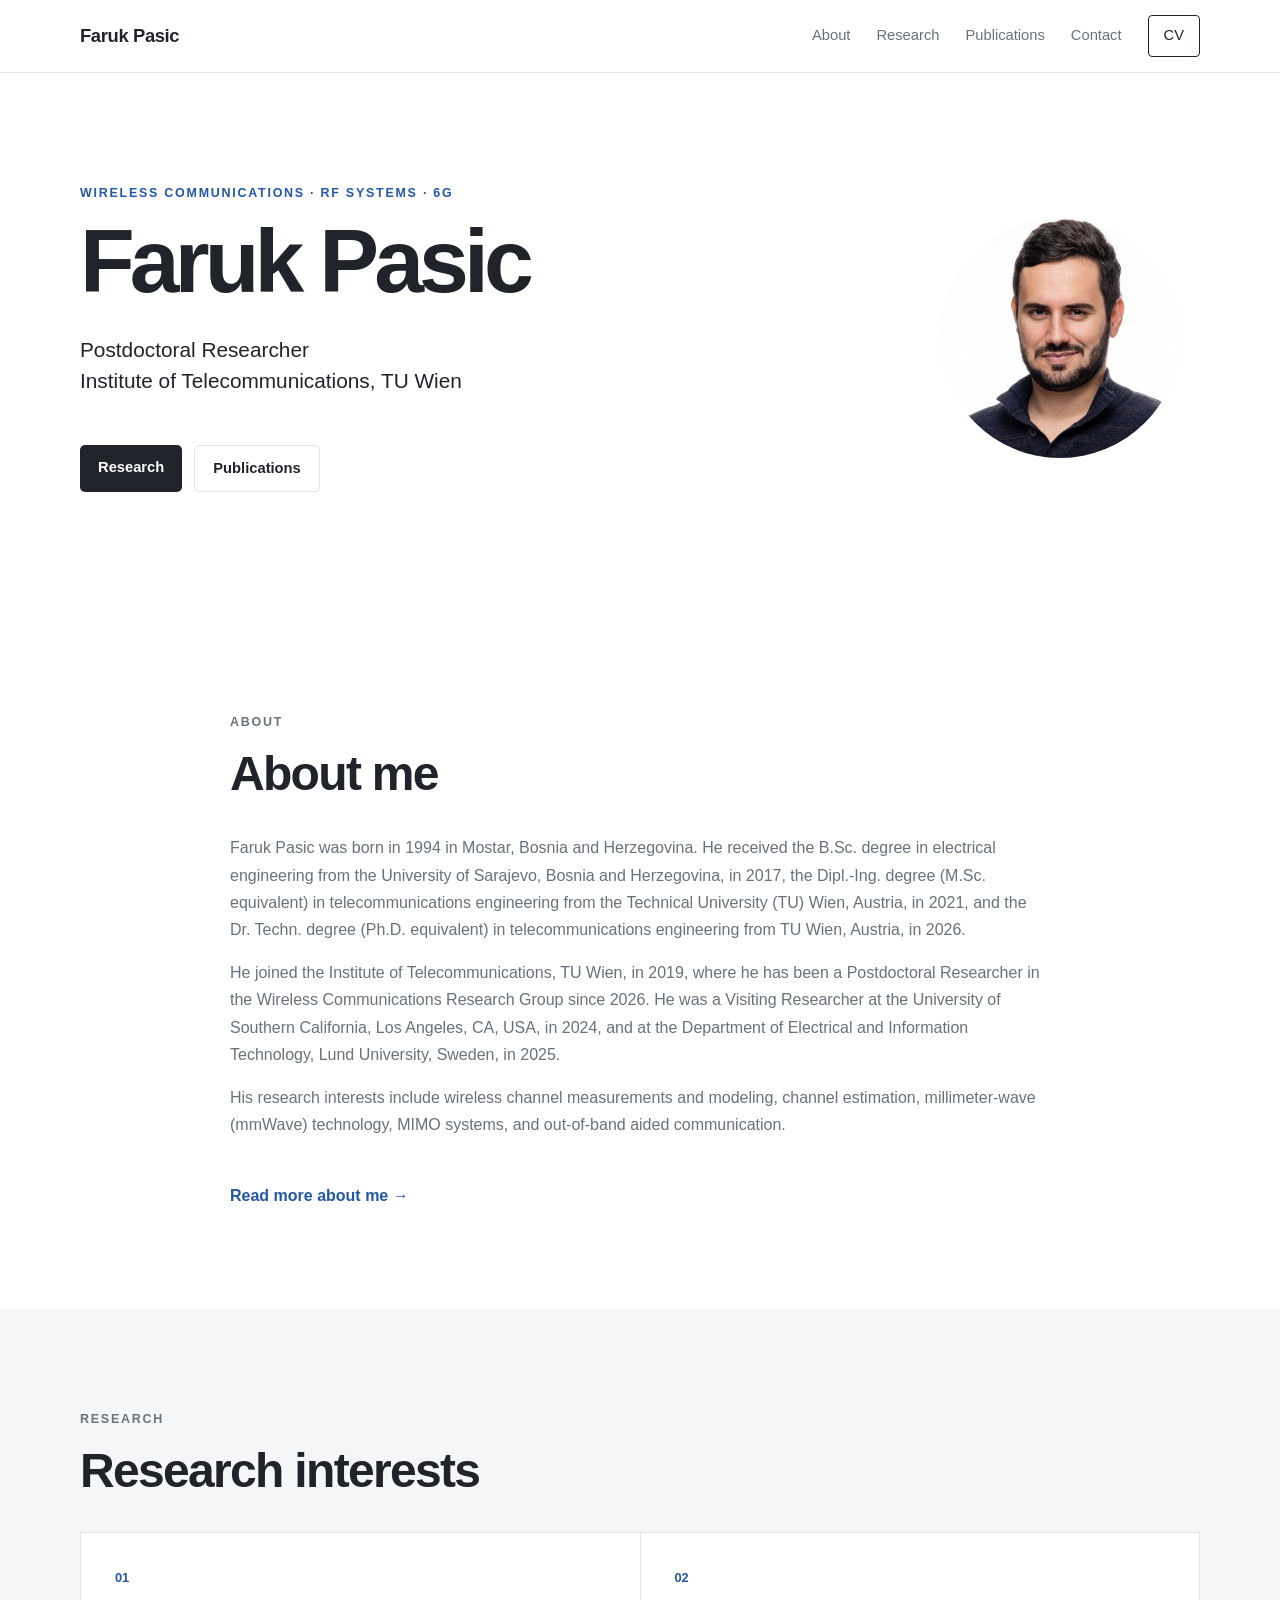
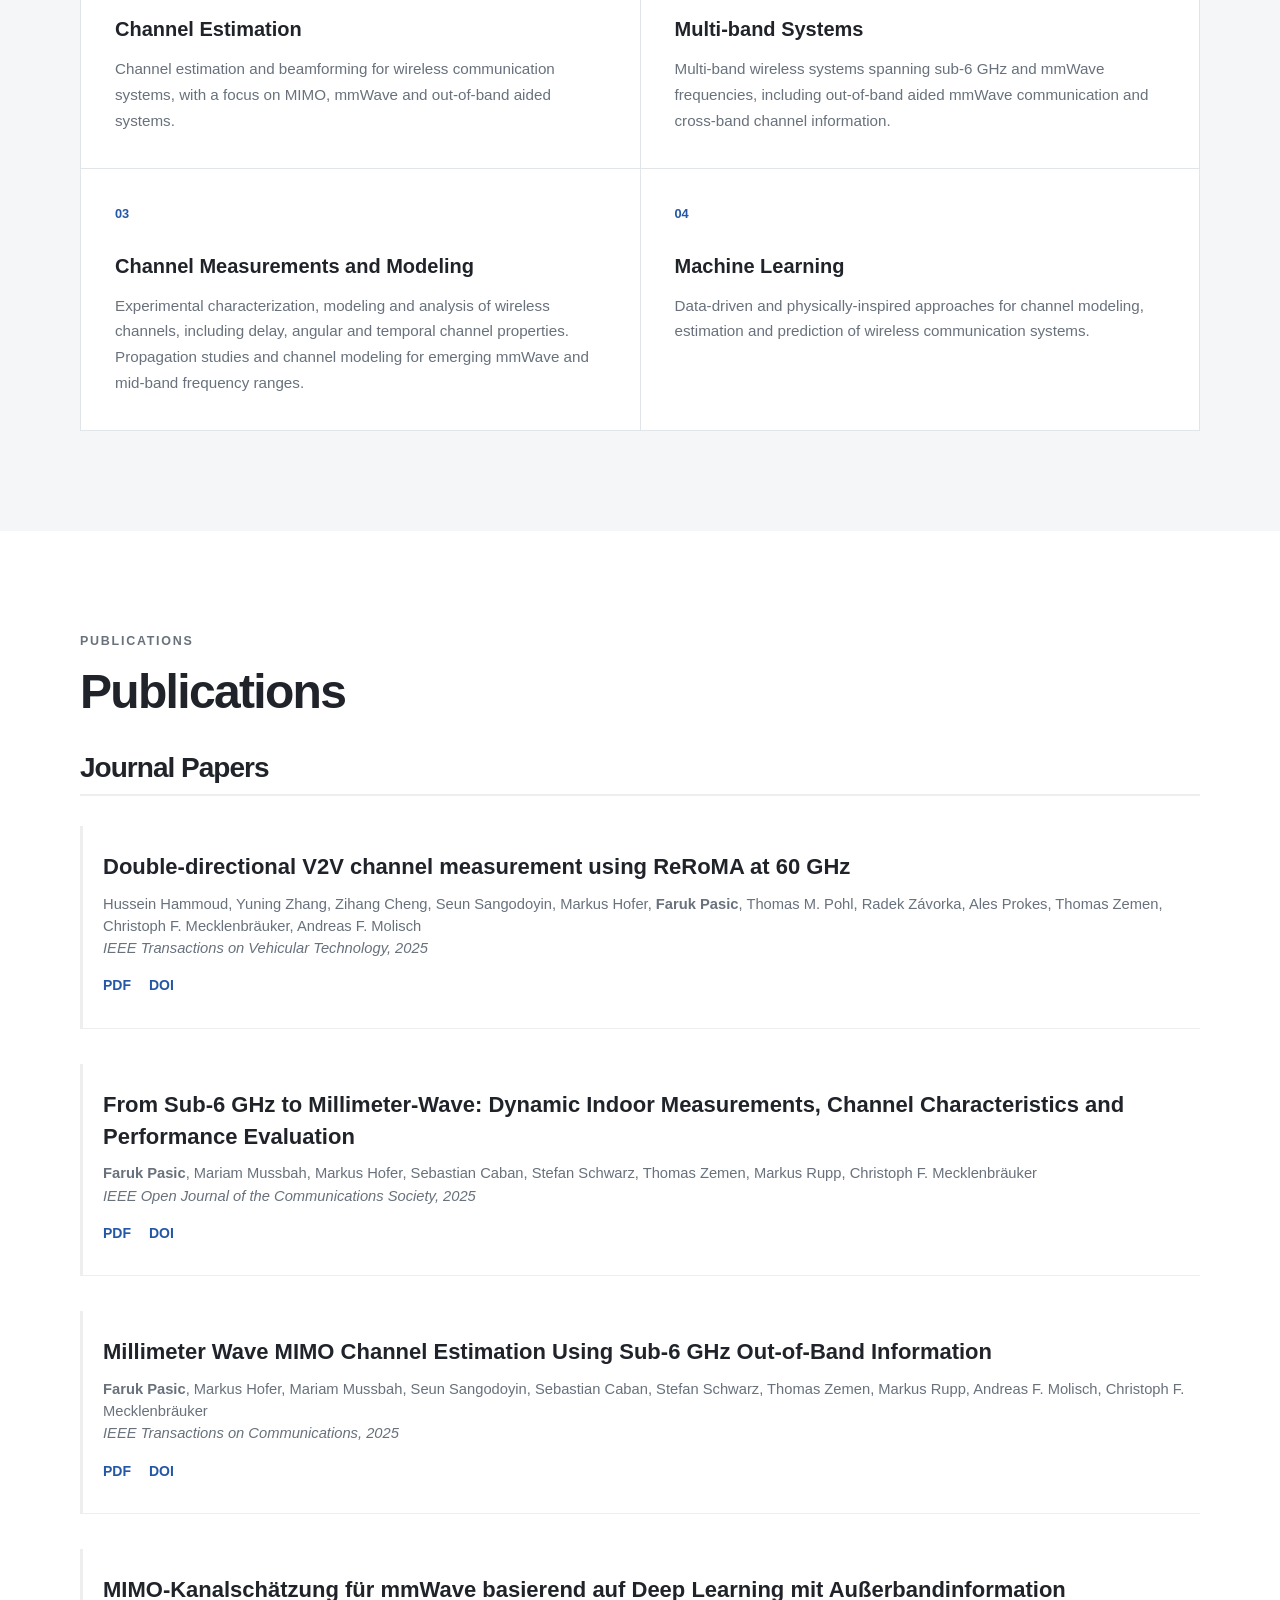
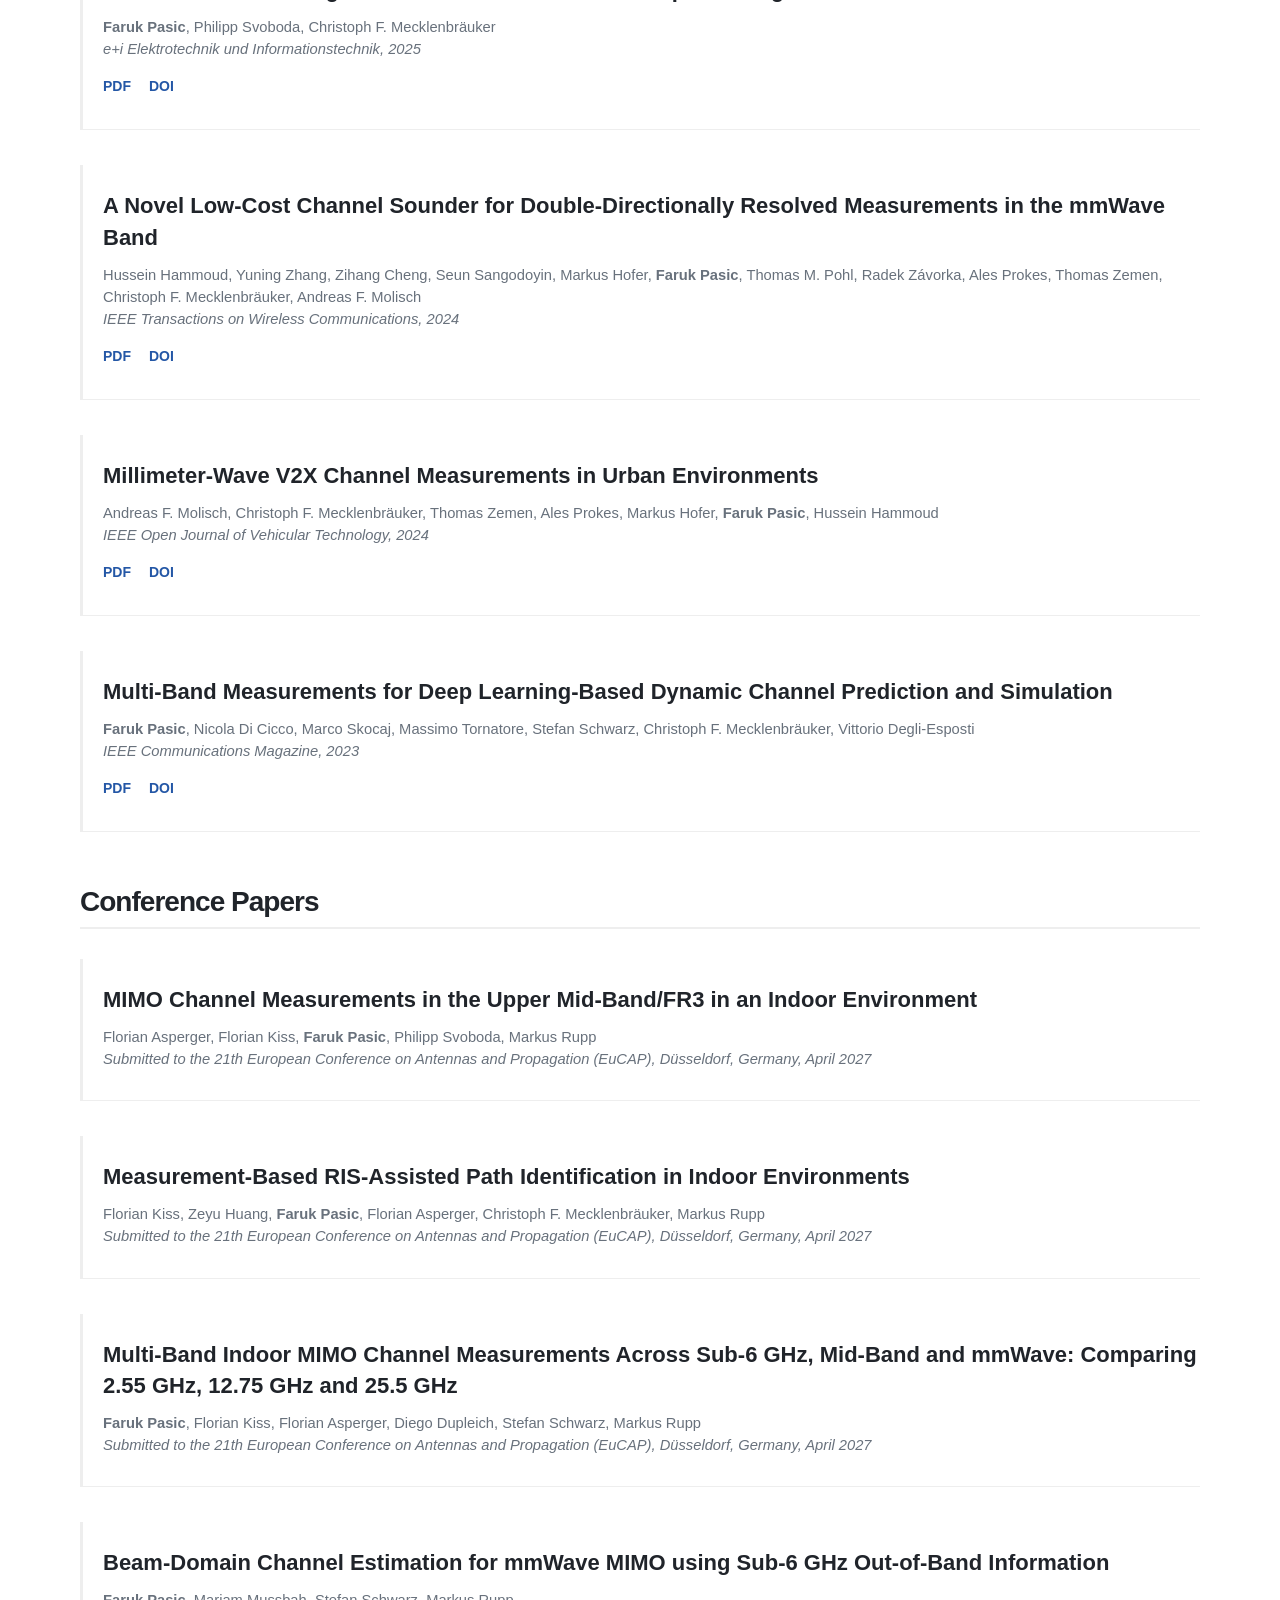
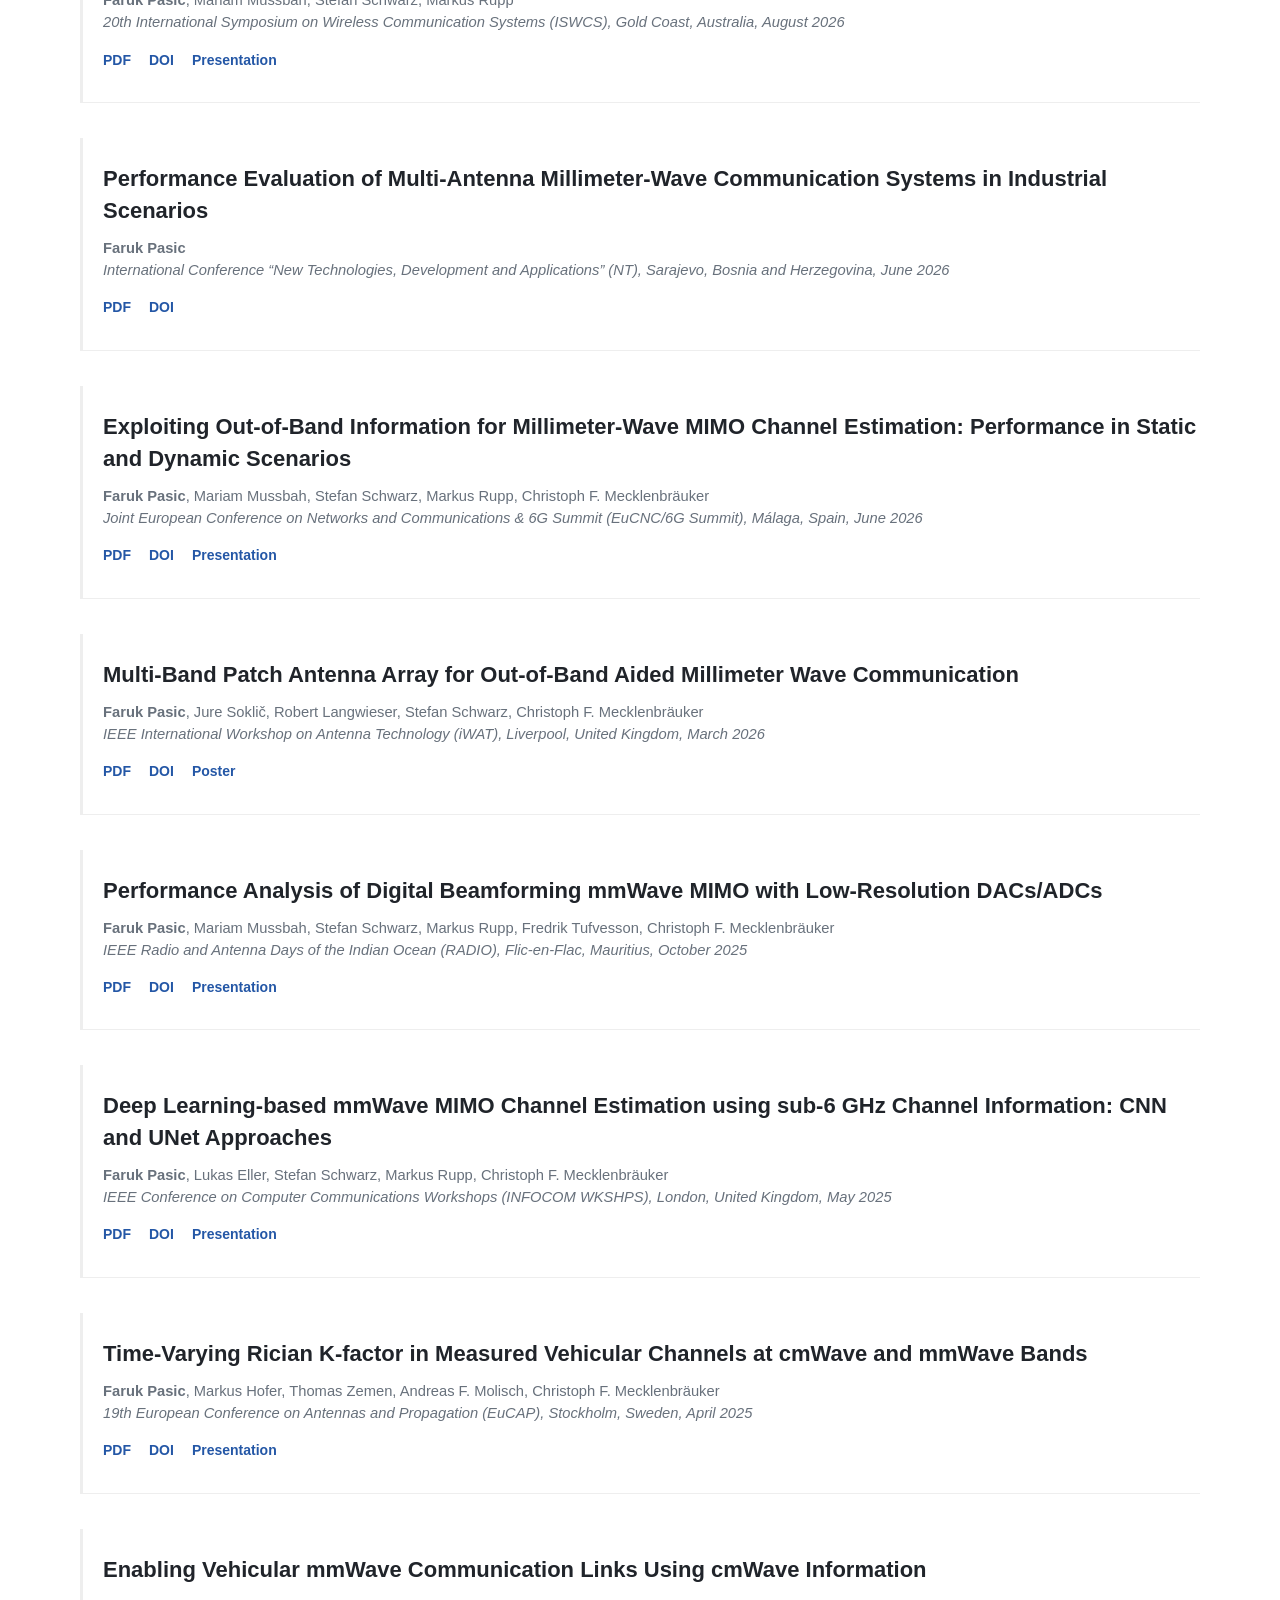
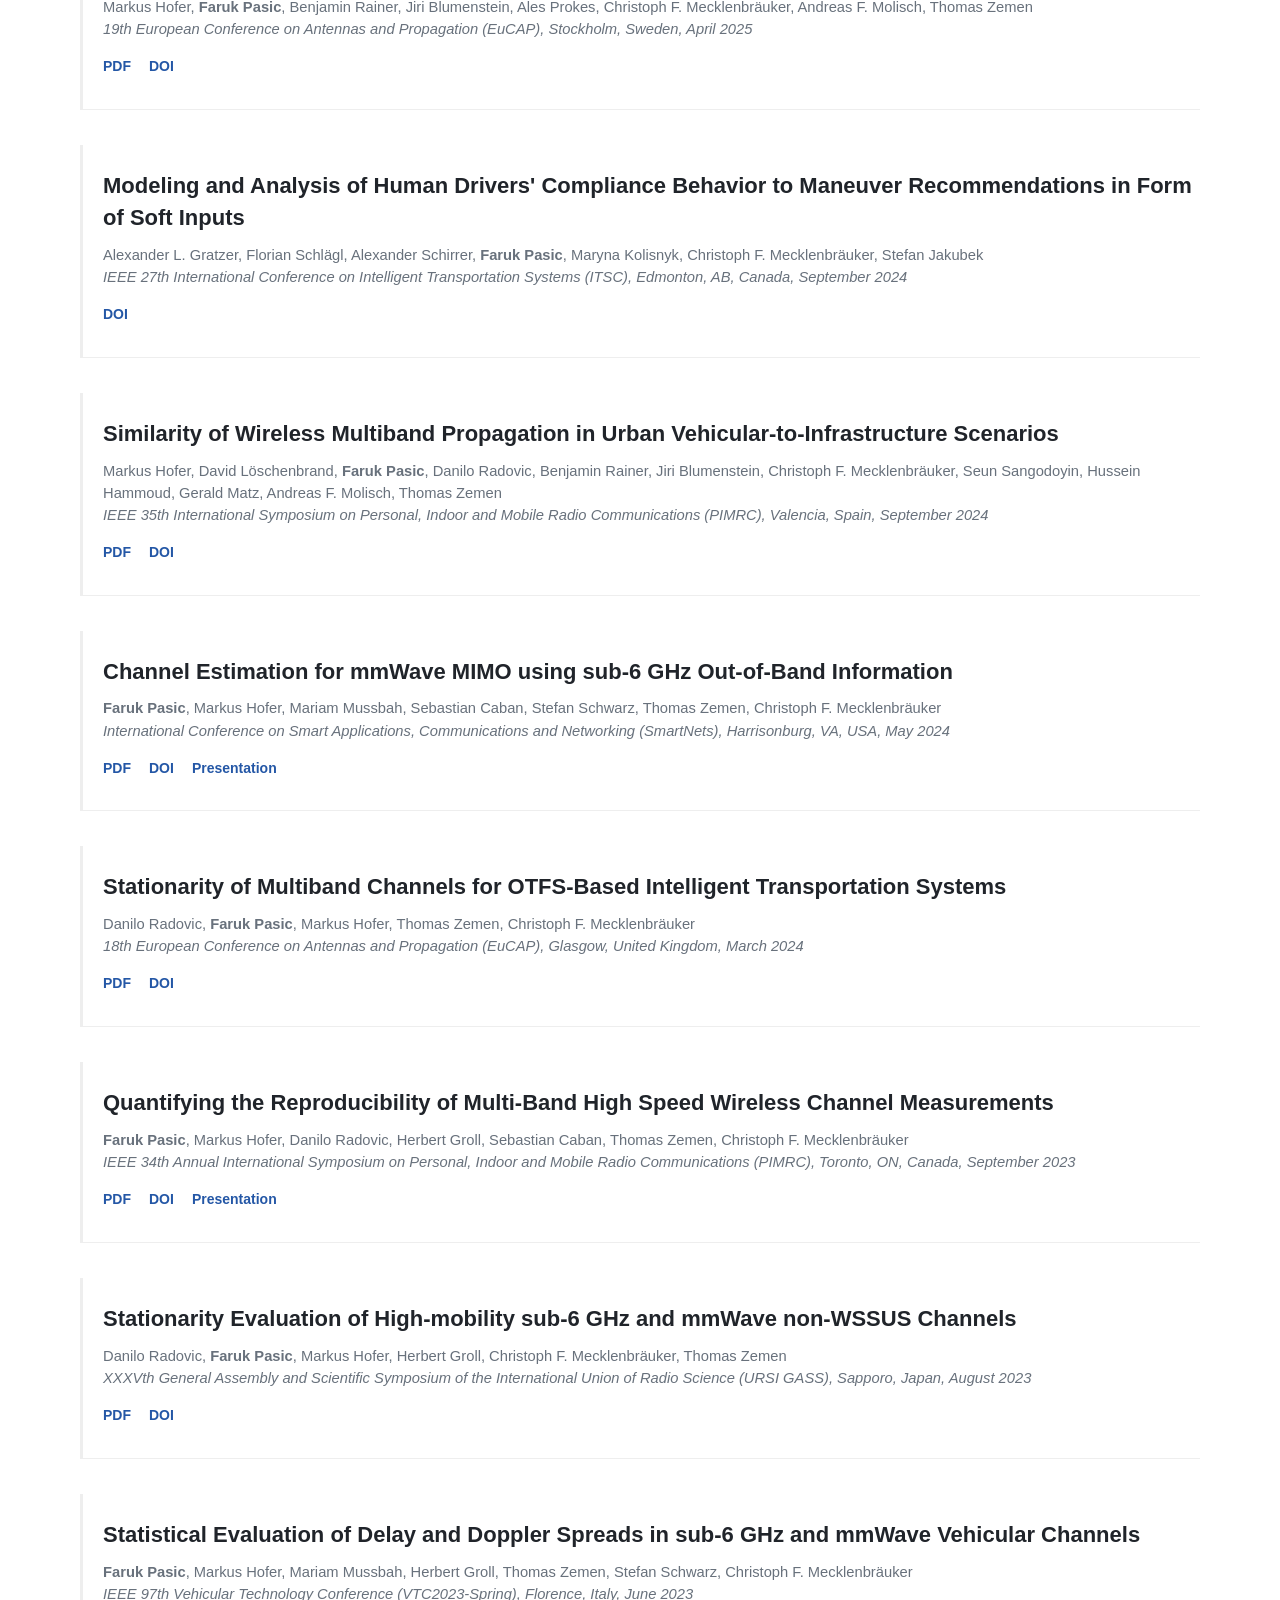
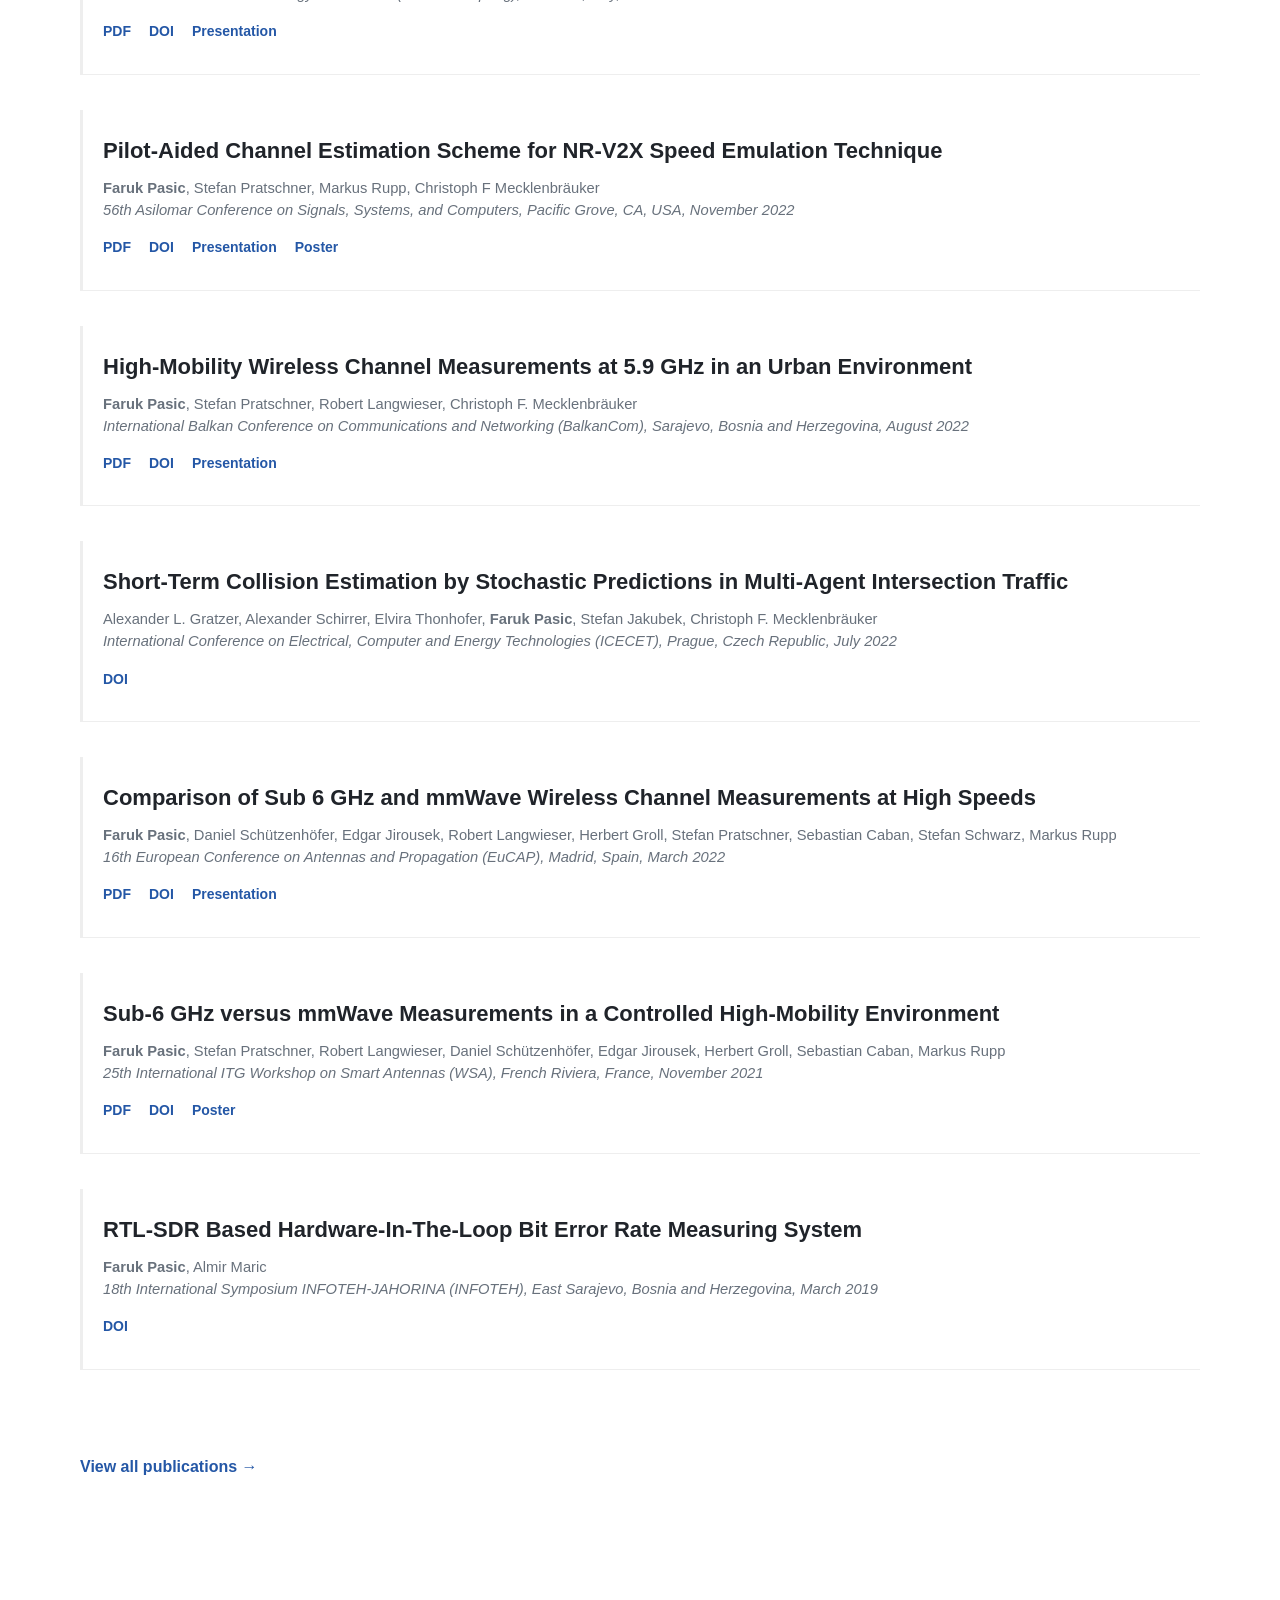
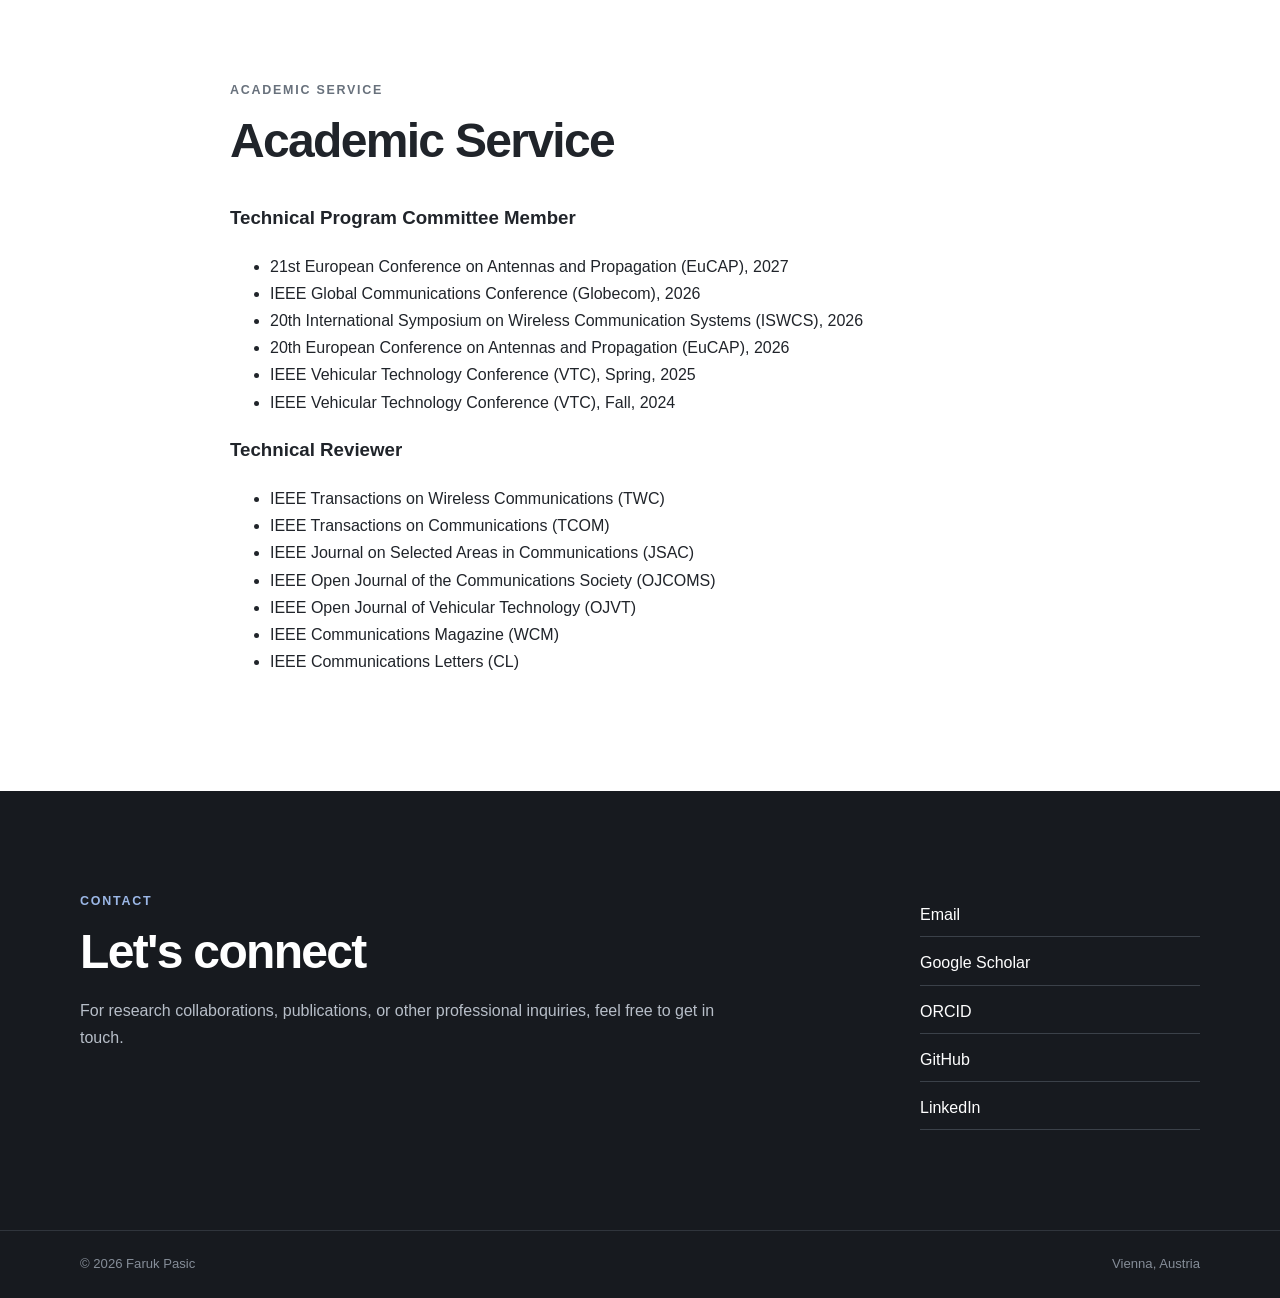
<file: index.html>
<!DOCTYPE html>
<html lang="en">
<head>
    <meta charset="UTF-8">
    <meta name="viewport" content="width=device-width, initial-scale=1.0">

    <meta name="description"
          content="Faruk Pasic - Researcher in wireless communications, RF systems, MIMO, mmWave and FR3.">

    <title>Faruk Pasic | Wireless Communications</title>

    <link rel="stylesheet" href="style.css">
</head>

<body>

<!-- ================= HEADER ================= -->

<header class="site-header">
    <div class="container nav-container">

        <a href="index.html" class="site-name">
            Faruk Pasic
        </a>

        <nav class="navigation">
            <a href="about.html">About</a>
            <a href="#research">Research</a>
            <a href="#publications">Publications</a>
            <a href="#contact">Contact</a>
            <a href="files/Faruk_Pasic_CV.pdf" class="nav-cv">
                CV
            </a>
        </nav>

    </div>
</header>


<main>

<!-- ================= HERO ================= -->

<section class="hero">

    <div class="container hero-grid">

        <div class="hero-text">

            <p class="eyebrow">
                Wireless Communications · RF Systems · 6G
            </p>

            <h1>
                Faruk Pasic
            </h1>

            <p class="hero-subtitle">
                Postdoctoral Researcher<br>
                Institute of Telecommunications, TU Wien
            </p>

            <div class="hero-links">

                <a href="#research" class="button button-primary">
                    Research
                </a>

                <a href="#publications" class="button button-secondary">
                    Publications
                </a>

            </div>

        </div>


        <!-- Temporary profile placeholder -->
        <div class="profile-placeholder">

            <img
                src="images/profile.jpg"
                alt="Faruk Pasic"
            >

        </div>

    </div>

</section>


<!-- ================= ABOUT ================= -->

<section id="about" class="section">

    <div class="container narrow">

        <p class="section-label">
            About
        </p>

        <h2>
            About me
        </h2>

        <p>
            Faruk Pasic was born in 1994 in Mostar, Bosnia and Herzegovina. 
            He received the B.Sc. degree in electrical engineering from the 
            University of Sarajevo, Bosnia and Herzegovina, in 2017, the Dipl.-Ing. 
            degree (M.Sc. equivalent) in telecommunications engineering from the 
            Technical University (TU) Wien, Austria, in 2021, and the Dr. Techn. 
            degree (Ph.D. equivalent) in telecommunications engineering from 
            TU Wien, Austria, in 2026.
        </p>

        <p>
            He joined the Institute of Telecommunications, TU Wien, in 2019, where 
            he has been a Postdoctoral Researcher in the Wireless Communications 
            Research Group since 2026. He was a Visiting Researcher at the University 
            of Southern California, Los Angeles, CA, USA, in 2024, and at the Department 
            of Electrical and Information Technology, Lund University, Sweden, in 2025.
        </p>

        <p>
            His research interests include wireless channel measurements and modeling, 
            channel estimation, millimeter-wave (mmWave) technology, MIMO systems, 
            and out-of-band aided communication.
        </p>

        <a href="about.html" class="text-link">
            Read more about me →
        </a>        
        
    </div>

</section>


    
<!-- ================= RESEARCH ================= -->

<section id="research" class="section section-alt">

    <div class="container">

        <p class="section-label">
            Research
        </p>

        <h2>
            Research interests
        </h2>


        <div class="research-grid">

            <article class="research-card">

                <span class="card-number">
                    01
                </span>

                <h3>
                    Channel Estimation
                </h3>

                <p>
                    Channel estimation and beamforming for wireless communication systems,
                    with a focus on MIMO, mmWave and out-of-band aided systems.
                </p>

            </article>


            <article class="research-card">

                <span class="card-number">
                    02
                </span>

                <h3>
                    Multi-band Systems
                </h3>

                <p>
                    Multi-band wireless systems spanning sub-6 GHz and mmWave frequencies, 
                    including out-of-band aided mmWave communication and cross-band channel information.                 
                </p>

            </article>


            <article class="research-card">

                <span class="card-number">
                    03
                </span>

                <h3>
                    Channel Measurements and Modeling
                </h3>

                <p>
                    Experimental characterization, modeling and analysis of wireless channels, 
                    including delay, angular and temporal channel properties. 
                    Propagation studies and channel modeling for emerging mmWave and mid-band frequency ranges.
                </p>

            </article>


            <article class="research-card">

                <span class="card-number">
                    04
                </span>

                <h3>
                    Machine Learning
                </h3>

                <p>
                    Data-driven and physically-inspired approaches for channel modeling,
                    estimation and prediction of wireless communication
                    systems.
                </p>

            </article>

        </div>

    </div>

</section>


<!-- ================= PUBLICATIONS ================= -->

<section id="publications" class="section">

    <div class="container">

        <p class="section-label">
            Publications
        </p>

        <h2>
            Publications
        </h2>

        <!-- Journal Publications -->
        <section class="publication-section">

            <h2>Journal Papers</h2>

            <div class="publication">

                <h3>
                    <a href="papers/2025_TVT_Hammoud_Paper.pdf" target="_blank">
                       Double-directional V2V channel measurement using ReRoMA at 60 GHz
                    </a>                      
                </h3>
    
                <p class="authors">
                    Hussein Hammoud, Yuning Zhang, Zihang Cheng, Seun Sangodoyin, Markus Hofer, <strong>Faruk Pasic</strong>, Thomas M. Pohl, Radek Závorka, Ales Prokes, Thomas Zemen, 
                    Christoph F. Mecklenbräuker, Andreas F. Molisch
                </p>

                <p class="venue">
                    IEEE Transactions on Vehicular Technology, 2025
                </p>

                <div class="publication-links">
                    <a href="papers/2025_TVT_Hammoud_Paper.pdf" target="_blank">PDF</a>
                    <a href="https://doi.org/10.1109/TVT.2025.3592084" target="_blank">DOI</a>
                </div>

            </div>  
            
            <div class="publication">

                <h3>
                    From Sub-6 GHz to Millimeter-Wave: Dynamic Indoor Measurements, Channel Characteristics and Performance Evaluation
                </h3>

                <p class="authors">
                    <strong>Faruk Pasic</strong>, Mariam Mussbah, Markus Hofer, Sebastian Caban, Stefan Schwarz, Thomas Zemen, Markus Rupp, Christoph F. Mecklenbräuker
                </p>

                <p class="venue">
                    IEEE Open Journal of the Communications Society, 2025
                </p>

                <div class="publication-links">
                    <a href="papers/2025_OJCOMS_Pasic_Paper.pdf" target="_blank">PDF</a>
                    <a href="https://doi.org/10.1109/OJCOMS.2025.3613504" target="_blank">DOI</a>
                </div>

            </div>            

            <div class="publication">

                <h3>
                   Millimeter Wave MIMO Channel Estimation Using Sub-6 GHz Out-of-Band Information
                </h3>

                <p class="authors">
                    <strong>Faruk Pasic</strong>, Markus Hofer, Mariam Mussbah, Seun Sangodoyin, Sebastian Caban, Stefan Schwarz, Thomas Zemen, Markus Rupp, Andreas F. Molisch, Christoph F. Mecklenbräuker
                </p>

                <p class="venue">
                    IEEE Transactions on Communications, 2025
                </p>

                <div class="publication-links">
                    <a href="papers/2024_TCOM_Pasic_Paper.pdf" target="_blank">PDF</a>
                    <a href="https://doi.org/10.1109/TCOMM.2025.3588591" target="_blank">DOI</a>
                </div>

            </div>  

            <div class="publication">

                <h3>
                   MIMO-Kanalschätzung für mmWave basierend auf Deep Learning mit Außerbandinformation
                </h3>

                <p class="authors">
                    <strong>Faruk Pasic</strong>, Philipp Svoboda, Christoph F. Mecklenbräuker
                </p>

                <p class="venue">
                    e+i Elektrotechnik und Informationstechnik, 2025
                </p>

                <div class="publication-links">
                    <a href="papers/2025_E_I_Journal_Pasic_Paper.pdf" target="_blank">PDF</a>
                    <a href="https://doi.org/10.1007/s00502-025-01325-1" target="_blank">DOI</a>
                </div>

            </div>  
            
            <div class="publication">

                <h3>
                   A Novel Low-Cost Channel Sounder for Double-Directionally Resolved Measurements in the mmWave Band
                </h3>

                <p class="authors">
                    Hussein Hammoud, Yuning Zhang, Zihang Cheng, Seun Sangodoyin, Markus Hofer, <strong>Faruk Pasic</strong>, Thomas M. Pohl, Radek Závorka, Ales Prokes, Thomas Zemen, 
                    Christoph F. Mecklenbräuker, Andreas F. Molisch
                </p>

                <p class="venue">
                    IEEE Transactions on Wireless Communications, 2024
                </p>

                <div class="publication-links">
                    <a href="papers/2024_TWC_Hammoud_Paper.pdf" target="_blank">PDF</a>
                    <a href="https://doi.org/10.1109/TWC.2024.3492184" target="_blank">DOI</a>
                </div>

            </div>

            <div class="publication">

                <h3>
                   Millimeter-Wave V2X Channel Measurements in Urban Environments
                </h3>

                <p class="authors">
                    Andreas F. Molisch, Christoph F. Mecklenbräuker, Thomas Zemen, Ales Prokes, Markus Hofer, <strong>Faruk Pasic</strong>, Hussein Hammoud
                </p>

                <p class="venue">
                    IEEE Open Journal of Vehicular Technology, 2024
                </p>

                <div class="publication-links">
                    <a href="papers/2024_OJVT_Molisch_Paper.pdf" target="_blank">PDF</a>
                    <a href="https://doi.org/10.1109/OJVT.2024.3521637" target="_blank">DOI</a>
                </div>

            </div>

            <div class="publication">

                <h3>
                   Multi-Band Measurements for Deep Learning-Based Dynamic Channel Prediction and Simulation
                </h3>

                <p class="authors">
                    <strong>Faruk Pasic</strong>, Nicola Di Cicco, Marco Skocaj, Massimo Tornatore, Stefan Schwarz, Christoph F. Mecklenbräuker, Vittorio Degli-Esposti
                </p>

                <p class="venue">
                    IEEE Communications Magazine, 2023
                </p>

                <div class="publication-links">
                    <a href="papers/2023_COMMAG_Pasic_Paper.pdf" target="_blank">PDF</a>
                    <a href="https://doi.org/10.1109/MCOM.003.2200718" target="_blank">DOI</a>
                </div>

            </div>            
            
        </section>

        <!-- Conference Publications -->
        <section class="publication-section">

            <h2>Conference Papers</h2>

            <div class="publication">

                <h3>
                    MIMO Channel Measurements in the Upper Mid-Band/FR3 in an Indoor Environment
                </h3>

                <p class="authors">
                    Florian Asperger, Florian Kiss, <strong>Faruk Pasic</strong>, Philipp Svoboda, Markus Rupp
                </p>

                <p class="venue">
                    Submitted to the 21th European Conference on Antennas and Propagation (EuCAP),
                    Düsseldorf, Germany, April 2027
                </p>

            </div>
            
            <div class="publication">

                <h3>
                    Measurement-Based RIS-Assisted Path Identification in Indoor Environments
                </h3>

                <p class="authors">
                    Florian Kiss, Zeyu Huang, <strong>Faruk Pasic</strong>, Florian Asperger, Christoph F. Mecklenbräuker, Markus Rupp
                </p>

                <p class="venue">
                    Submitted to the 21th European Conference on Antennas and Propagation (EuCAP),
                    Düsseldorf, Germany, April 2027
                </p>

            </div>
            
            <div class="publication">

                <h3>
                    Multi-Band Indoor MIMO Channel Measurements Across Sub-6 GHz, Mid-Band and mmWave: Comparing 2.55 GHz, 12.75 GHz and 25.5 GHz
                </h3>

                <p class="authors">
                    <strong>Faruk Pasic</strong>, Florian Kiss, Florian Asperger, Diego Dupleich, Stefan Schwarz, Markus Rupp
                </p>

                <p class="venue">
                    Submitted to the 21th European Conference on Antennas and Propagation (EuCAP),
                    Düsseldorf, Germany, April 2027
                </p>

            </div>
            
            <div class="publication">

                <h3>
                    Beam-Domain Channel Estimation for mmWave MIMO using Sub-6 GHz Out-of-Band Information
                </h3>

                <p class="authors">
                    <strong>Faruk Pasic</strong>, Mariam Mussbah, Stefan Schwarz, Markus Rupp
                </p>

                <p class="venue">
                    20th International Symposium on Wireless Communication Systems (ISWCS), 
                    Gold Coast, Australia, August 2026
                </p>

                <div class="publication-links">
                    <a href="papers/2026_ISWCS_Pasic_Paper.pdf" target="_blank">PDF</a>
                    <a href="https://arxiv.org/abs/2607.24227" target="_blank">DOI</a>
                    <a href="presentations/2026_ISWCS_Pasic_Presentation.pdf" target="_blank">Presentation</a>
                </div>

            </div>

            <div class="publication">

                <h3>
                    Performance Evaluation of Multi-Antenna Millimeter-Wave Communication Systems in Industrial Scenarios
                </h3>

                <p class="authors">
                    <strong>Faruk Pasic</strong>
                </p>

                <p class="venue">
                    International Conference “New Technologies, Development and Applications” (NT), 
                    Sarajevo, Bosnia and Herzegovina, June 2026
                </p>

                <div class="publication-links">
                    <a href="papers/2026_NT_Pasic_Paper.pdf" target="_blank">PDF</a>
                    <a href="https://doi.org/10.1007/978-3-032-30110-9_27" target="_blank">DOI</a>
                </div>

            </div>  
            
            <div class="publication">

                <h3>
                    Exploiting Out-of-Band Information for Millimeter-Wave MIMO Channel Estimation: Performance in Static and Dynamic Scenarios
                </h3>

                <p class="authors">
                    <strong>Faruk Pasic</strong>, Mariam Mussbah, Stefan Schwarz, Markus Rupp, Christoph F. Mecklenbräuker
                </p>

                <p class="venue">
                    Joint European Conference on Networks and Communications & 6G Summit (EuCNC/6G Summit), 
                    Málaga, Spain, June 2026
                </p>

                <div class="publication-links">
                    <a href="papers/2026_EuCNC_Pasic_Paper.pdf" target="_blank">PDF</a>
                    <a href="https://doi.org/10.1109/EuCNC/6GSummit68295.2026.11577278" target="_blank">DOI</a>
                    <a href="presentations/2026_EuCNC_Pasic_Presentation.pdf" target="_blank">Presentation</a>
                </div>

            </div>            

            <div class="publication">

                <h3>
                    Multi-Band Patch Antenna Array for Out-of-Band Aided Millimeter Wave Communication
                </h3>

                <p class="authors">
                    <strong>Faruk Pasic</strong>, Jure Soklič, Robert Langwieser, Stefan Schwarz, Christoph F. Mecklenbräuker
                </p>

                <p class="venue">
                    IEEE International Workshop on Antenna Technology (iWAT), 
                    Liverpool, United Kingdom, March 2026
                </p>

                <div class="publication-links">
                    <a href="papers/2026_iWAT_Pasic_Paper.pdf" target="_blank">PDF</a>
                    <a href="https://doi.org/10.1109/iWAT66946.2026.11501871" target="_blank">DOI</a>
                    <a href="presentations/2026_iWAT_Pasic_Poster.pdf" target="_blank">Poster</a>
                </div>

            </div>       
            
            <div class="publication">

                <h3>
                    Performance Analysis of Digital Beamforming mmWave MIMO with Low-Resolution DACs/ADCs
                </h3>

                <p class="authors">
                    <strong>Faruk Pasic</strong>, Mariam Mussbah, Stefan Schwarz, Markus Rupp, Fredrik Tufvesson, Christoph F. Mecklenbräuker
                </p>

                <p class="venue">
                    IEEE Radio and Antenna Days of the Indian Ocean (RADIO), 
                    Flic-en-Flac, Mauritius, October 2025
                </p>

                <div class="publication-links">
                    <a href="papers/2025_RADIO_Pasic_Paper.pdf" target="_blank">PDF</a>
                    <a href="https://doi.org/10.1109/RADIO65825.2025.11296360" target="_blank">DOI</a>
                    <a href="presentations/2025_RADIO_Pasic_Presentation.pdf" target="_blank">Presentation</a>
                </div>

            </div>  

            <div class="publication">

                <h3>
                    Deep Learning-based mmWave MIMO Channel Estimation using sub-6 GHz Channel Information: CNN and UNet Approaches
                </h3>

                <p class="authors">
                    <strong>Faruk Pasic</strong>, Lukas Eller, Stefan Schwarz, Markus Rupp, Christoph F. Mecklenbräuker
                </p>

                <p class="venue"> 
                    IEEE Conference on Computer Communications Workshops (INFOCOM WKSHPS), 
                    London, United Kingdom, May 2025
                </p>

                <div class="publication-links">
                    <a href="papers/2025_INFOCOM_WKPS_Pasic_Paper.pdf" target="_blank">PDF</a>
                    <a href="https://doi.org/10.1109/INFOCOMWKSHPS65812.2025.11152870" target="_blank">DOI</a>
                    <a href="presentations/2025_INFOCOM_WKPS_Pasic_Presentation.pdf" target="_blank">Presentation</a>
                </div>

            </div>  

            <div class="publication">

                <h3>
                    Time-Varying Rician K-factor in Measured Vehicular Channels at cmWave and mmWave Bands
                </h3>

                <p class="authors">
                    <strong>Faruk Pasic</strong>, Markus Hofer, Thomas Zemen, Andreas F. Molisch, Christoph F. Mecklenbräuker
                </p>

                <p class="venue"> 
                    19th European Conference on Antennas and Propagation (EuCAP), 
                    Stockholm, Sweden, April 2025
                </p>

                <div class="publication-links">
                    <a href="papers/2025_EuCAP_Pasic_Paper.pdf" target="_blank">PDF</a>
                    <a href="https://doi.org/10.23919/EuCAP63536.2025.10999960" target="_blank">DOI</a>
                    <a href="presentations/2025_EuCAP_Pasic_Presentation.pdf" target="_blank">Presentation</a>                    
                </div>

            </div>

            <div class="publication">

                <h3>
                    Enabling Vehicular mmWave Communication Links Using cmWave Information
                </h3>

                <p class="authors">
                    Markus Hofer, <strong>Faruk Pasic</strong>, Benjamin Rainer, Jiri Blumenstein, Ales Prokes, Christoph F. Mecklenbräuker, Andreas F. Molisch, Thomas Zemen
                </p>

                <p class="venue"> 
                    19th European Conference on Antennas and Propagation (EuCAP), 
                    Stockholm, Sweden, April 2025
                </p>

                <div class="publication-links">
                    <a href="papers/2025_EuCAP_Hofer_Paper.pdf" target="_blank">PDF</a>
                    <a href="https://doi.org/10.23919/EuCAP63536.2025.11000059" target="_blank">DOI</a>
                </div>

            </div>   
            
            <div class="publication">

                <h3>
                    Modeling and Analysis of Human Drivers' Compliance Behavior to Maneuver Recommendations in Form of Soft Inputs
                </h3>

                <p class="authors">
                    Alexander L. Gratzer, Florian Schlägl, Alexander Schirrer, <strong>Faruk Pasic</strong>, Maryna Kolisnyk, Christoph F. Mecklenbräuker, Stefan Jakubek
                </p>

                <p class="venue"> 
                    IEEE 27th International Conference on Intelligent Transportation Systems (ITSC), 
                    Edmonton, AB, Canada, September 2024
                </p>

                <div class="publication-links">
                    <a href="https://doi.org/10.1109/ITSC58415.2024.10919515" target="_blank">DOI</a>
                </div>

            </div>    
            
            <div class="publication">

                <h3>
                    Similarity of Wireless Multiband Propagation in Urban Vehicular-to-Infrastructure Scenarios
                </h3>

                <p class="authors">
                    Markus Hofer, David Löschenbrand, <strong>Faruk Pasic</strong>, Danilo Radovic, Benjamin Rainer, Jiri Blumenstein, Christoph F. Mecklenbräuker, 
                    Seun Sangodoyin, Hussein Hammoud, Gerald Matz, Andreas F. Molisch, Thomas Zemen
                </p>

                <p class="venue"> 
                    IEEE 35th International Symposium on Personal, Indoor and Mobile Radio Communications (PIMRC),
                    Valencia, Spain, September 2024
                </p>

                <div class="publication-links">
                    <a href="papers/2024_PIMRC_Hofer_Paper.pdf" target="_blank">PDF</a>
                    <a href="https://doi.org/10.1109/PIMRC59610.2024.10817364" target="_blank">DOI</a>
                </div>

            </div>  

            <div class="publication">

                <h3>
                    Channel Estimation for mmWave MIMO using sub-6 GHz Out-of-Band Information
                </h3>

                <p class="authors">
                    <strong>Faruk Pasic</strong>, Markus Hofer, Mariam Mussbah, Sebastian Caban, Stefan Schwarz, Thomas Zemen, Christoph F. Mecklenbräuker
                </p>

                <p class="venue"> 
                    International Conference on Smart Applications, Communications and Networking (SmartNets),
                    Harrisonburg, VA, USA, May 2024
                </p>

                <div class="publication-links">
                    <a href="papers/2024_SmartNets_Pasic_Paper.pdf" target="_blank">PDF</a>
                    <a href="https://doi.org/10.1109/SmartNets61466.2024.10577648" target="_blank">DOI</a>
                    <a href="presentations/2024_SmartNets_Pasic_Presentation.pdf" target="_blank">Presentation</a>                                        
                </div>

            </div>              

            <div class="publication">

                <h3>
                    Stationarity of Multiband Channels for OTFS-Based Intelligent Transportation Systems
                </h3>

                <p class="authors">
                    Danilo Radovic, <strong>Faruk Pasic</strong>, Markus Hofer, Thomas Zemen, Christoph F. Mecklenbräuker
                </p>

                <p class="venue"> 
                    18th European Conference on Antennas and Propagation (EuCAP),
                    Glasgow, United Kingdom, March 2024
                </p>

                <div class="publication-links">
                    <a href="papers/2024_EuCAP_Radovic_Paper.pdf" target="_blank">PDF</a>
                    <a href="https://doi.org/10.23919/EuCAP60739.2024.10501497" target="_blank">DOI</a>
                </div>

            </div>  
            
            <div class="publication">

                <h3>
                    Quantifying the Reproducibility of Multi-Band High Speed Wireless Channel Measurements
                </h3>

                <p class="authors">
                    <strong>Faruk Pasic</strong>, Markus Hofer, Danilo Radovic, Herbert Groll, Sebastian Caban, Thomas Zemen, Christoph F. Mecklenbräuker
                </p>

                <p class="venue"> 
                    IEEE 34th Annual International Symposium on Personal, Indoor and Mobile Radio Communications (PIMRC),
                    Toronto, ON, Canada, September 2023
                </p>

                <div class="publication-links">
                    <a href="papers/2023_PIMRC_Pasic_Paper.pdf" target="_blank">PDF</a>
                    <a href="https://doi.org/10.1109/PIMRC56721.2023.10293986" target="_blank">DOI</a>
                    <a href="presentations/2023_PIMRC_Pasic_Presentation.pdf" target="_blank">Presentation</a>                                                            
                </div>

            </div>  
            
            <div class="publication">

                <h3>
                    Stationarity Evaluation of High-mobility sub-6 GHz and mmWave non-WSSUS Channels
                </h3>

                <p class="authors">
                    Danilo Radovic, <strong>Faruk Pasic</strong>, Markus Hofer, Herbert Groll, Christoph F. Mecklenbräuker, Thomas Zemen
                </p>

                <p class="venue"> 
                    XXXVth General Assembly and Scientific Symposium of the International Union of Radio Science (URSI GASS),
                    Sapporo, Japan, August 2023
                </p>

                <div class="publication-links">
                    <a href="papers/2023_URSIGASS_Radovic_Paper.pdf" target="_blank">PDF</a>
                    <a href="https://doi.org/10.23919/URSIGASS57860.2023.10265539" target="_blank">DOI</a>
                </div>

            </div>  

            <div class="publication">

                <h3>
                    Statistical Evaluation of Delay and Doppler Spreads in sub-6 GHz and mmWave Vehicular Channels
                </h3>

                <p class="authors">
                    <strong>Faruk Pasic</strong>, Markus Hofer, Mariam Mussbah, Herbert Groll, Thomas Zemen, Stefan Schwarz, Christoph F. Mecklenbräuker
                </p>

                <p class="venue"> 
                    IEEE 97th Vehicular Technology Conference (VTC2023-Spring),
                    Florence, Italy, June 2023
                </p>

                <div class="publication-links">
                    <a href="papers/2023_VTC_Spring_Pasic_Paper.pdf" target="_blank">PDF</a>
                    <a href="https://doi.org/10.1109/VTC2023-Spring57618.2023.10199960" target="_blank">DOI</a>
                    <a href="presentations/2023_VTC_Spring_Pasic_Presentation.pdf" target="_blank">Presentation</a>                                                                                
                </div>

            </div> 

            <div class="publication">

                <h3>
                    Pilot-Aided Channel Estimation Scheme for NR-V2X Speed Emulation Technique
                </h3>

                <p class="authors">
                    <strong>Faruk Pasic</strong>, Stefan Pratschner, Markus Rupp, Christoph F Mecklenbräuker
                </p>

                <p class="venue"> 
                    56th Asilomar Conference on Signals, Systems, and Computers,
                    Pacific Grove, CA, USA, November 2022
                </p>

                <div class="publication-links">
                    <a href="papers/2022_Asilomar_Pasic_Paper.pdf" target="_blank">PDF</a>
                    <a href="https://doi.org/10.1109/IEEECONF56349.2022.10052068" target="_blank">DOI</a>
                    <a href="presentations/2022_Asilomar_Pasic_Presentation.pdf" target="_blank">Presentation</a>                                                                                
                    <a href="presentations/2022_Asilomar_Pasic_Poster.pdf" target="_blank">Poster</a>                                                                                                    
                </div>

            </div>              

            <div class="publication">

                <h3>
                    High-Mobility Wireless Channel Measurements at 5.9 GHz in an Urban Environment
                </h3>

                <p class="authors">
                    <strong>Faruk Pasic</strong>, Stefan Pratschner, Robert Langwieser, Christoph F. Mecklenbräuker
                </p>

                <p class="venue"> 
                    International Balkan Conference on Communications and Networking (BalkanCom),
                    Sarajevo, Bosnia and Herzegovina, August 2022
                </p>

                <div class="publication-links">
                    <a href="papers/2022_Balkancom_Pasic_Paper.pdf" target="_blank">PDF</a>
                    <a href="https://doi.org/10.1109/BalkanCom55633.2022.9900633" target="_blank">DOI</a>
                    <a href="presentations/2022_Balkancom_Pasic_Presentation.pdf" target="_blank">Presentation</a>                                                                                                    
                </div>

            </div>  

            <div class="publication">

                <h3>
                    Short-Term Collision Estimation by Stochastic Predictions in Multi-Agent Intersection Traffic
                </h3>

                <p class="authors">
                    Alexander L. Gratzer, Alexander Schirrer, Elvira Thonhofer, <strong>Faruk Pasic</strong>, Stefan Jakubek, Christoph F. Mecklenbräuker
                </p>

                <p class="venue"> 
                    International Conference on Electrical, Computer and Energy Technologies (ICECET),
                    Prague, Czech Republic, July 2022
                </p>

                <div class="publication-links">
                    <a href="https://doi.org/10.1109/ICECET55527.2022.9872913" target="_blank">DOI</a>
                </div>

            </div>  

            <div class="publication">

                <h3>
                    Comparison of Sub 6 GHz and mmWave Wireless Channel Measurements at High Speeds
                </h3>

                <p class="authors">
                    <strong>Faruk Pasic</strong>, Daniel Schützenhöfer, Edgar Jirousek, Robert Langwieser, Herbert Groll, Stefan Pratschner, Sebastian Caban, Stefan Schwarz, Markus Rupp
                </p>

                <p class="venue"> 
                    16th European Conference on Antennas and Propagation (EuCAP),
                    Madrid, Spain, March 2022
                </p>

                <div class="publication-links">
                    <a href="papers/2022_EuCAP_Pasic_Paper.pdf" target="_blank">PDF</a>
                    <a href="https://doi.org/10.23919/EuCAP53622.2022.9769375" target="_blank">DOI</a>
                    <a href="presentations/2022_EuCAP_Pasic_Presentation.pdf" target="_blank">Presentation</a>                                                                                                    
                </div>

            </div>  
            
            <div class="publication">

                <h3>
                    Sub-6 GHz versus mmWave Measurements in a Controlled High-Mobility Environment
                </h3>

                <p class="authors">
                    <strong>Faruk Pasic</strong>, Stefan Pratschner, Robert Langwieser, Daniel Schützenhöfer, Edgar Jirousek, Herbert Groll, Sebastian Caban, Markus Rupp
                </p>

                <p class="venue"> 
                    25th International ITG Workshop on Smart Antennas (WSA),
                    French Riviera, France, November 2021
                </p>

                <div class="publication-links">
                    <a href="papers/2021_WSA_Pasic_Paper.pdf" target="_blank">PDF</a>
                    <a href="https://ieeexplore.ieee.org/abstract/document/9739087" target="_blank">DOI</a>
                    <a href="presentations/2021_WSA_Pasic_Poster.pdf" target="_blank">Poster</a>                                                                                                    
                </div>

            </div>  

            <div class="publication">

                <h3>
                    RTL-SDR Based Hardware-In-The-Loop Bit Error Rate Measuring System
                </h3>

                <p class="authors">
                    <strong>Faruk Pasic</strong>, Almir Maric
                </p>

                <p class="venue"> 
                    18th International Symposium INFOTEH-JAHORINA (INFOTEH),
                    East Sarajevo, Bosnia and Herzegovina, March 2019
                </p>

                <div class="publication-links">
                    <a href="https://ieeexplore.ieee.org/abstract/document/8717753" target="_blank">DOI</a>
                </div>

            </div>  
            
        </section>
        
        <a href="publications.html" class="text-link">
            View all publications →
        </a>

    </div>

</section>

<!-- ================= Academic Service ================= -->

<section id="service" class="section">

<div class="container narrow">

    <p class="section-label">
        Academic Service
    </p>

    <h2>
        Academic Service
    </h2>

    <h3>
        Technical Program Committee Member
    </h3>

    <ul>
        <li>21st European Conference on Antennas and Propagation (EuCAP), 2027</li>
        <li>IEEE Global Communications Conference (Globecom), 2026</li>
        <li>20th International Symposium on Wireless Communication Systems (ISWCS), 2026</li>
        <li>20th European Conference on Antennas and Propagation (EuCAP), 2026</li>
        <li>IEEE Vehicular Technology Conference (VTC), Spring, 2025</li>
        <li>IEEE Vehicular Technology Conference (VTC), Fall, 2024</li>
    </ul>

    <h3>
        Technical Reviewer
    </h3>

    <ul>
        <li>IEEE Transactions on Wireless Communications (TWC)</li>
        <li>IEEE Transactions on Communications (TCOM)</li>
        <li>IEEE Journal on Selected Areas in Communications (JSAC)</li>
        <li>IEEE Open Journal of the Communications Society (OJCOMS)</li>
        <li>IEEE Open Journal of Vehicular Technology (OJVT)</li>
        <li>IEEE Communications Magazine (WCM)</li>
        <li>IEEE Communications Letters (CL)</li>
    </ul>

</div>

</section>
    
<!-- ================= CONTACT ================= -->

<section id="contact" class="section section-dark">

    <div class="container contact-grid">

        <div>

            <p class="section-label">
                Contact
            </p>

            <h2>
                Let's connect
            </h2>

            <p>
                For research collaborations, publications, or other
                professional inquiries, feel free to get in touch.
            </p>

        </div>


        <div class="contact-links">

            <a href="mailto:faruk.pasic.94@gmail.com">
                Email
            </a>

            <a href="https://scholar.google.com/citations?user=nMBFsC8AAAAJ&hl=en" target="_blank">
                Google Scholar
            </a>

            <a href="https://orcid.org/0000-0002-4380-563X" target="_blank">
                ORCID
            </a>

            <a href="#" target="_blank">
                GitHub
            </a>

            <a href="https://www.linkedin.com/in/fpasic/" target="_blank">
                LinkedIn
            </a>

        </div>

    </div>

</section>

</main>


<!-- ================= FOOTER ================= -->

<footer class="site-footer">

    <div class="container footer-content">

        <p>
            © 2026 Faruk Pasic
        </p>

        <p>
            Vienna, Austria
        </p>

    </div>

</footer>


</body>
</html>
</file>
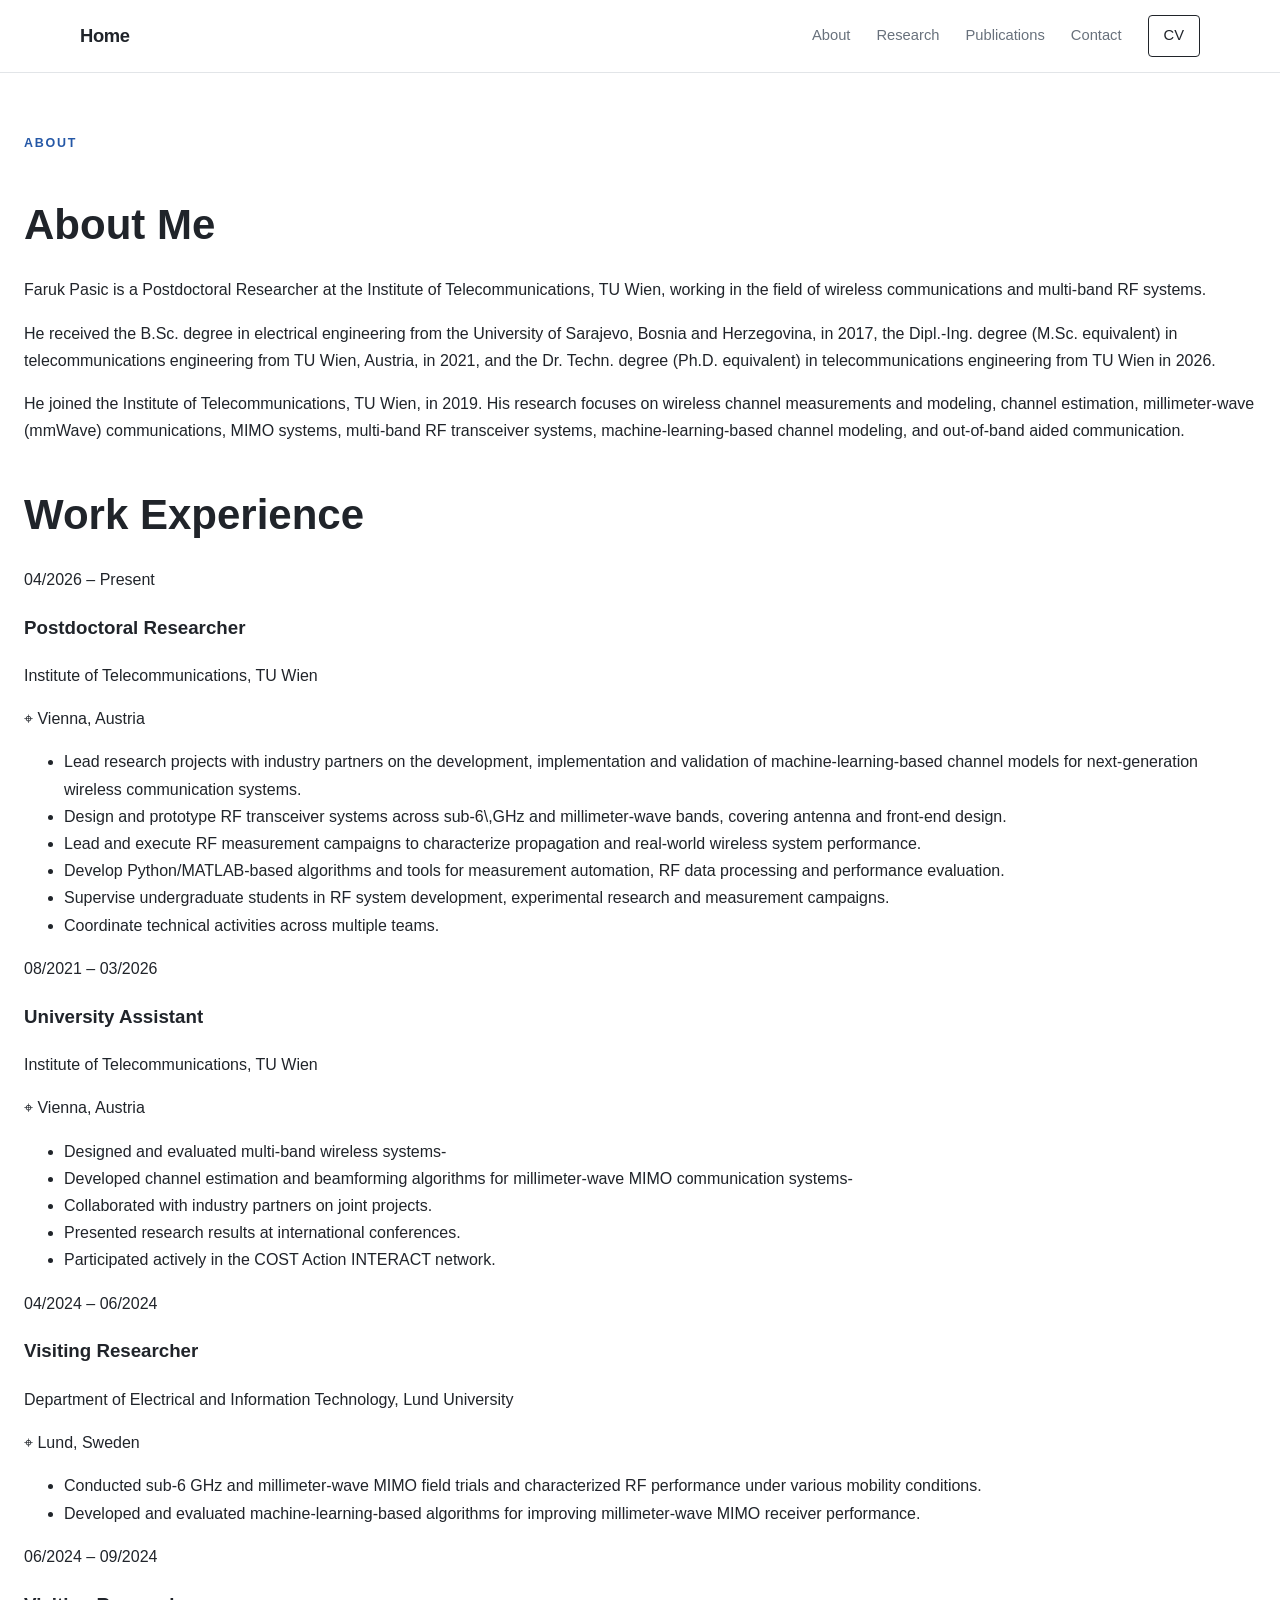
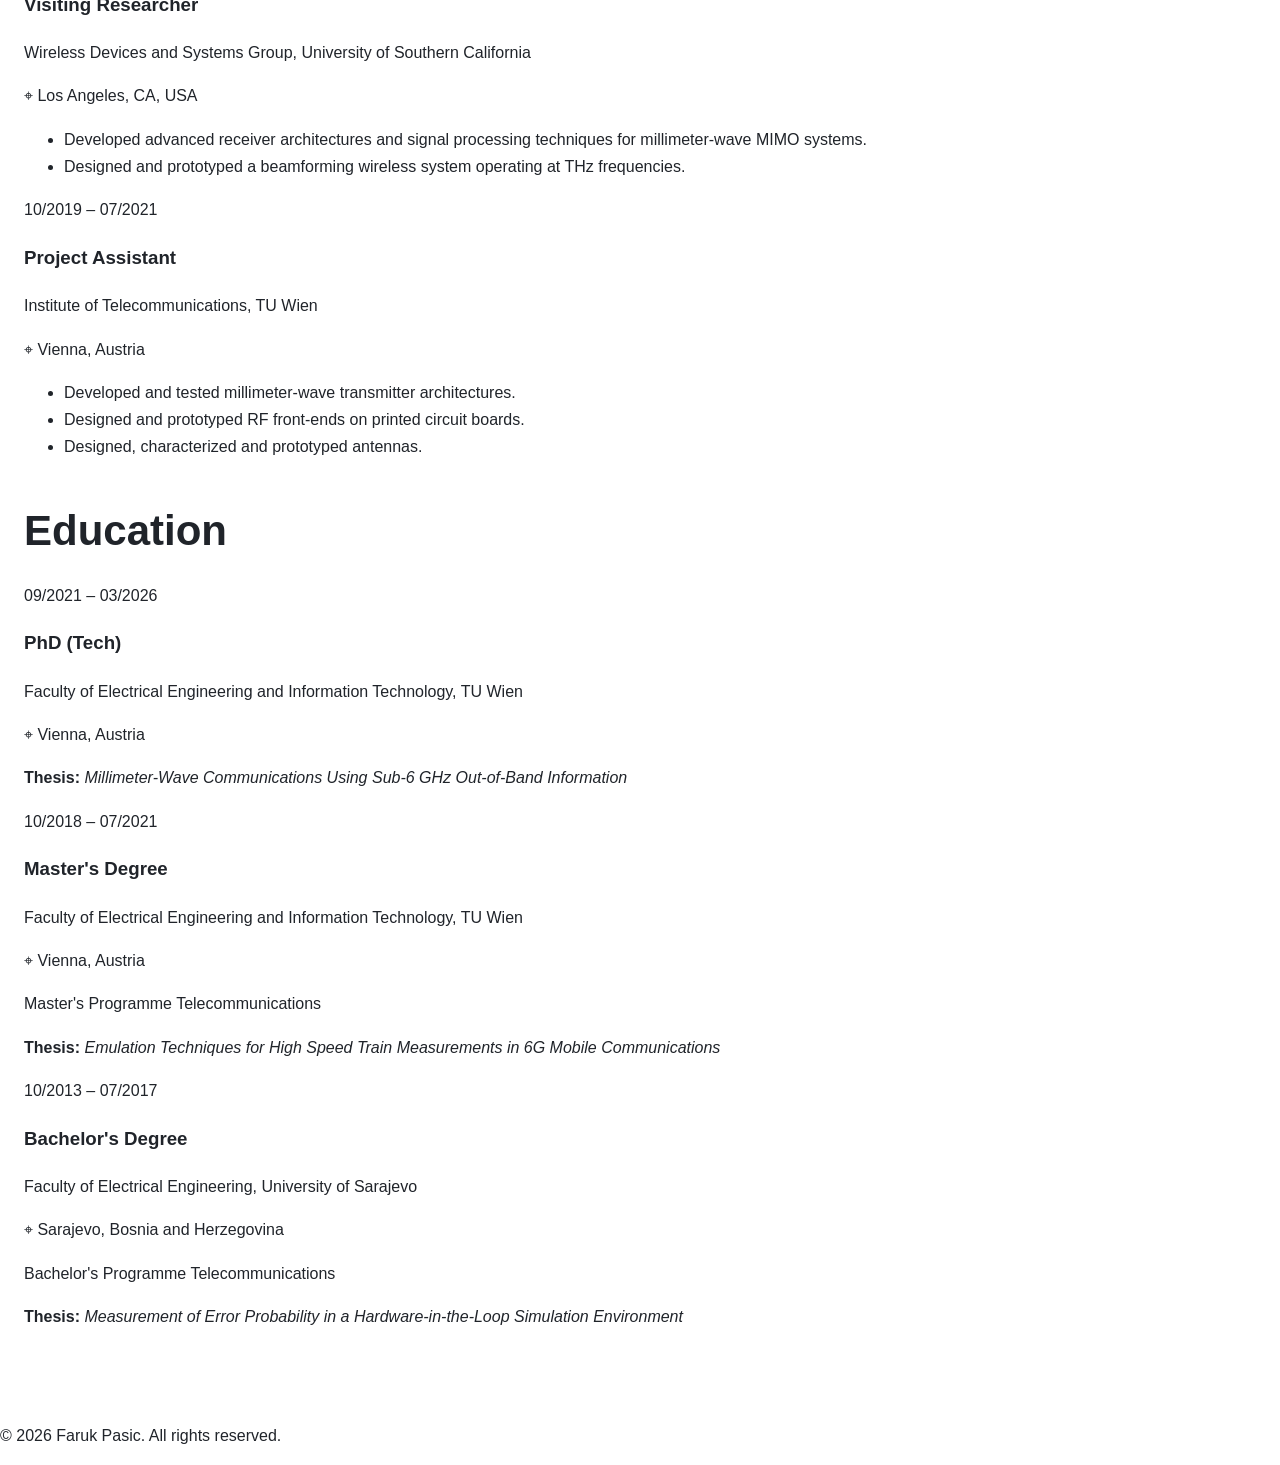
<file: about.html>
<!DOCTYPE html>
<html lang="en">
<head>
    <meta charset="UTF-8">
    <meta name="viewport" content="width=device-width, initial-scale=1.0">

    <title>About Me | Faruk Pasic</title>

    <link rel="stylesheet" href="style.css">
</head>

<body>

    <!-- ================= HEADER ================= -->

    <header class="site-header">
        <div class="container nav-container">

            <a href="index.html" class="site-name">
                Home
            </a>

            <nav class="navigation">
                <a href="about.html">About</a>
                <a href="index.html#research">Research</a>
                <a href="publications.html">Publications</a>
                <a href="index.html#contact">Contact</a>

                <a href="files/Faruk_Pasic_CV.pdf" class="nav-cv">
                    CV
                </a>
            </nav>

        </div>
    </header>


    <!-- ================= MAIN CONTENT ================= -->

    <main class="page-container about-page">

        <!-- ================= ABOUT ME ================= -->

        <section class="about-introduction">

            <p class="section-label">
                About
            </p>

            <h1>About Me</h1>

            <p class="about-lead">
                Faruk Pasic is a Postdoctoral Researcher at the Institute of
                Telecommunications, TU Wien, working in the field of wireless
                communications and multi-band RF systems.
            </p>

            <p>
                He received the B.Sc. degree in electrical engineering from the
                University of Sarajevo, Bosnia and Herzegovina, in 2017, the
                Dipl.-Ing. degree (M.Sc. equivalent) in telecommunications
                engineering from TU Wien, Austria, in 2021, and the Dr. Techn.
                degree (Ph.D. equivalent) in telecommunications engineering
                from TU Wien in 2026.
            </p>

            <p>
                He joined the Institute of Telecommunications, TU Wien, in 2019.
                His research focuses on wireless channel measurements and
                modeling, channel estimation, millimeter-wave (mmWave)
                communications, MIMO systems, multi-band RF transceiver
                systems, machine-learning-based channel modeling, and
                out-of-band aided communication.
            </p>

        </section>


        <!-- ================= WORK EXPERIENCE ================= -->

        <section class="cv-section">

            <div class="cv-section-header">
                <h1>Work Experience</h1>
            </div>


            <!-- Postdoctoral Researcher -->

            <div class="cv-entry">
            
                <div class="cv-date">
                    04/2026 – Present
                </div>
            
                <div class="cv-main">
            
                    <div class="cv-title-row">
            
                        <div class="cv-position">
                            <h3>Postdoctoral Researcher</h3>
                            <p class="cv-institution">
                                Institute of Telecommunications, TU Wien
                            </p>
                        </div>
            
                        <div class="cv-location">
                            <span class="location-icon">⌖</span>
                            Vienna, Austria
                        </div>
            
                    </div>
            
                    <ul>
                        <li>
                            Lead research projects with industry partners on the development, 
                            implementation and validation of machine-learning-based channel 
                            models for next-generation wireless communication systems.
                        </li>
            
                        <li>
                            Design and prototype RF transceiver systems across sub-6\,GHz and 
                            millimeter-wave bands, covering antenna and front-end design.
                        </li>
            
                        <li>
                            Lead and execute RF measurement campaigns to characterize propagation 
                            and real-world wireless system performance.
                        </li>

                        <li>
                            Develop Python/MATLAB-based algorithms and tools for measurement 
                            automation, RF data processing and performance evaluation.
                        </li>   

                        <li>
                            Supervise undergraduate students in RF system development, 
                            experimental research and measurement campaigns.
                        </li>            

                        <li>
                            Coordinate technical activities across multiple teams.
                        </li>                           
                        
                    </ul>
            
                </div>
            
            </div>


            <!-- University Assistant -->

            <div class="cv-entry">

                <div class="cv-date">
                    08/2021 – 03/2026
                </div>

                <div class="cv-main">

                    <div class="cv-title-row">

                        <div>
                            <h3>University Assistant</h3>

                            <p class="cv-institution">
                                Institute of Telecommunications, TU Wien
                            </p>
                        </div>

                        <div class="cv-location">
                            <span class="location-icon">⌖</span>
                            Vienna, Austria
                        </div>

                    </div>

                    <ul>
                        <li>
                            Designed and evaluated multi-band wireless systems-
                        </li>

                        <li>
                            Developed channel estimation and beamforming algorithms for
                            millimeter-wave MIMO communication systems-
                        </li>

                        <li>
                            Collaborated with industry partners on joint projects.
                        </li>

                        <li>
                            Presented research results at international conferences.
                        </li>

                        <li>
                            Participated actively in the COST Action INTERACT network.
                        </li>
                        
                    </ul>
             
                </div>

            </div>


            <!-- Lund -->

            <div class="cv-entry">

                <div class="cv-date">
                    04/2024 – 06/2024
                </div>

                <div class="cv-main">

                    <div class="cv-title-row">

                        <div>
                            <h3>Visiting Researcher</h3>

                            <p class="cv-institution">
                                Department of Electrical and Information Technology,
                                Lund University
                            </p>
                        </div>

                        <div class="cv-location">
                            <span class="location-icon">⌖</span>
                            Lund, Sweden
                        </div>

                    </div>

                    <ul>
                        <li>
                            Conducted sub-6 GHz and millimeter-wave MIMO field trials and
                            characterized RF performance under various mobility conditions.
                        </li>

                        <li>
                            Developed and evaluated machine-learning-based algorithms for
                            improving millimeter-wave MIMO receiver performance.
                        </li>
                    </ul>
                    
                </div>

            </div>


            <!-- USC -->

            <div class="cv-entry">

                <div class="cv-date">
                    06/2024 – 09/2024
                </div>

                <div class="cv-main">

                    <div class="cv-title-row">

                        <div>
                            <h3>Visiting Researcher</h3>

                            <p class="cv-institution">
                                Wireless Devices and Systems Group,
                                University of Southern California
                            </p>
                        </div>

                        <div class="cv-location">
                            <span class="location-icon">⌖</span>
                            Los Angeles, CA, USA
                        </div>

                    </div>

                    <ul>
                        <li>
                            Developed advanced receiver architectures and signal processing
                            techniques for millimeter-wave MIMO systems.
                        </li>

                        <li>
                            Designed and prototyped a beamforming wireless system operating
                            at THz frequencies.
                        </li>
                        
                    </ul>

                </div>

            </div>


            <!-- Project Assistant -->

            <div class="cv-entry">

                <div class="cv-date">
                    10/2019 – 07/2021
                </div>

                <div class="cv-main">

                    <div class="cv-title-row">

                        <div>
                            <h3>Project Assistant</h3>

                            <p class="cv-institution">
                                Institute of Telecommunications, TU Wien
                            </p>
                        </div>

                        <div class="cv-location">
                            <span class="location-icon">⌖</span>
                            Vienna, Austria
                        </div>

                    </div>

                    <ul>
                        <li>
                            Developed and tested millimeter-wave transmitter architectures.
                        </li>

                        <li>
                            Designed and prototyped RF front-ends on printed circuit boards.
                        </li>

                        <li>
                            Designed, characterized and prototyped antennas.
                        </li>                        
                        
                    </ul>

                </div>

            </div>

        </section>


        <!-- ================= EDUCATION ================= -->

        <section class="cv-section education-section">

            <div class="cv-section-header">
                <h1>Education</h1>
            </div>


            <!-- PhD -->

            <div class="cv-entry">

                <div class="cv-date">
                    09/2021 – 03/2026
                </div>

                <div class="cv-main">

                    <div class="cv-title-row">

                        <div>
                            <h3>PhD (Tech)</h3>

                            <p class="cv-institution">
                                Faculty of Electrical Engineering and Information Technology, TU Wien
                            </p>
                        </div>

                        <div class="cv-location">
                            <span class="location-icon">⌖</span>
                            Vienna, Austria
                        </div>

                    </div>

                    <p class="cv-detail">
                        <strong>Thesis:</strong>
                        <em>
                            Millimeter-Wave Communications Using Sub-6 GHz
                            Out-of-Band Information
                        </em>
                    </p>

                </div>

            </div>


            <!-- Master's -->

            <div class="cv-entry">

                <div class="cv-date">
                    10/2018 – 07/2021
                </div>

                <div class="cv-main">

                    <div class="cv-title-row">

                        <div>
                            <h3>Master's Degree</h3>

                            <p class="cv-institution">
                                Faculty of Electrical Engineering and Information Technology, TU Wien
                            </p>
                        </div>

                        <div class="cv-location">
                            <span class="location-icon">⌖</span>
                            Vienna, Austria
                        </div>

                    </div>

                    <p class="cv-programme">
                        Master's Programme Telecommunications
                    </p>

                    <p class="cv-detail">
                        <strong>Thesis:</strong>
                        <em>
                            Emulation Techniques for High Speed Train Measurements
                            in 6G Mobile Communications
                        </em>
                    </p>

                </div>

            </div>


            <!-- Bachelor's -->

            <div class="cv-entry">

                <div class="cv-date">
                    10/2013 – 07/2017
                </div>

                <div class="cv-main">

                    <div class="cv-title-row">

                        <div>
                            <h3>Bachelor's Degree</h3>

                            <p class="cv-institution">
                                Faculty of Electrical Engineering,
                                University of Sarajevo
                            </p>
                        </div>

                        <div class="cv-location">
                            <span class="location-icon">⌖</span>
                            Sarajevo, Bosnia and Herzegovina
                        </div>

                    </div>

                    <p class="cv-programme">
                        Bachelor's Programme Telecommunications
                    </p>

                    <p class="cv-detail">
                        <strong>Thesis:</strong>
                        <em>
                            Measurement of Error Probability in a
                            Hardware-in-the-Loop Simulation Environment
                        </em>
                    </p>

                </div>

            </div>

        </section>

    </main>


    <!-- ================= FOOTER ================= -->

    <footer>
        <p>
            © 2026 Faruk Pasic. All rights reserved.
        </p>
    </footer>

</body>
</html>
</file>
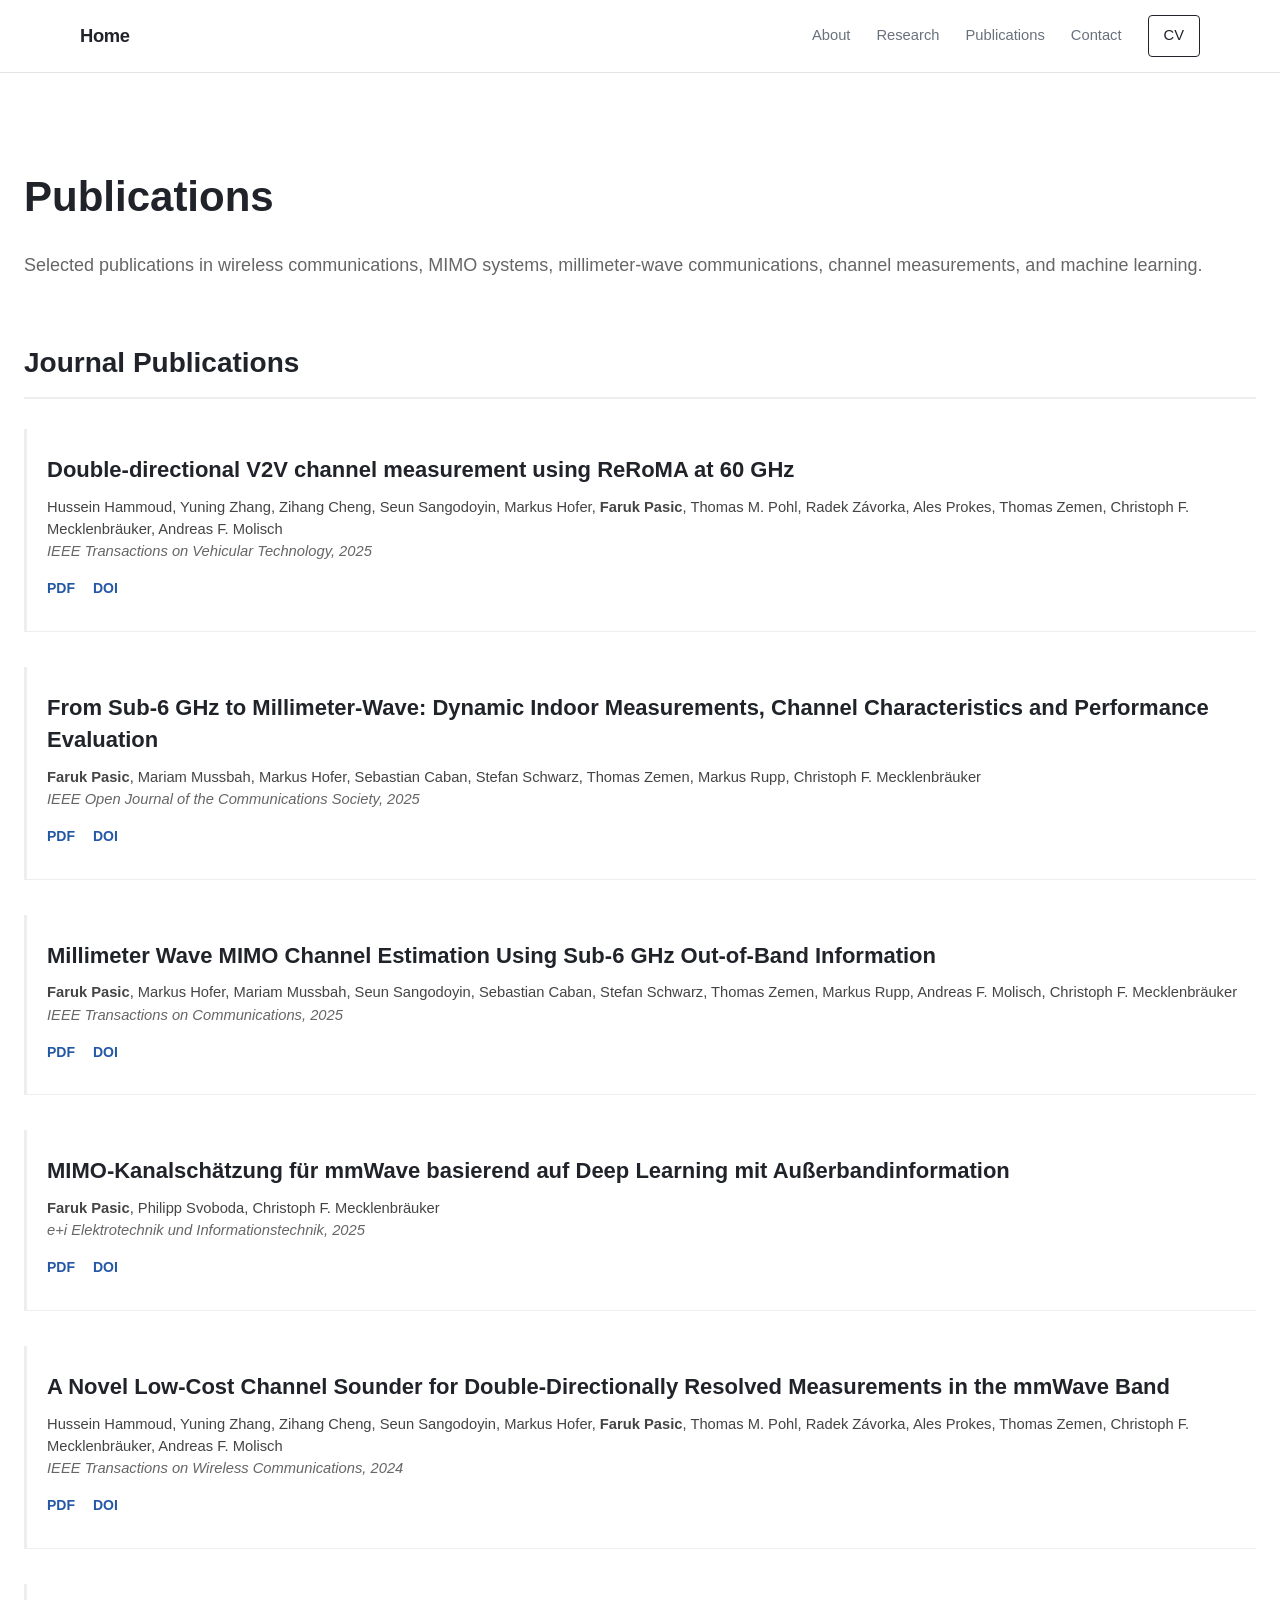
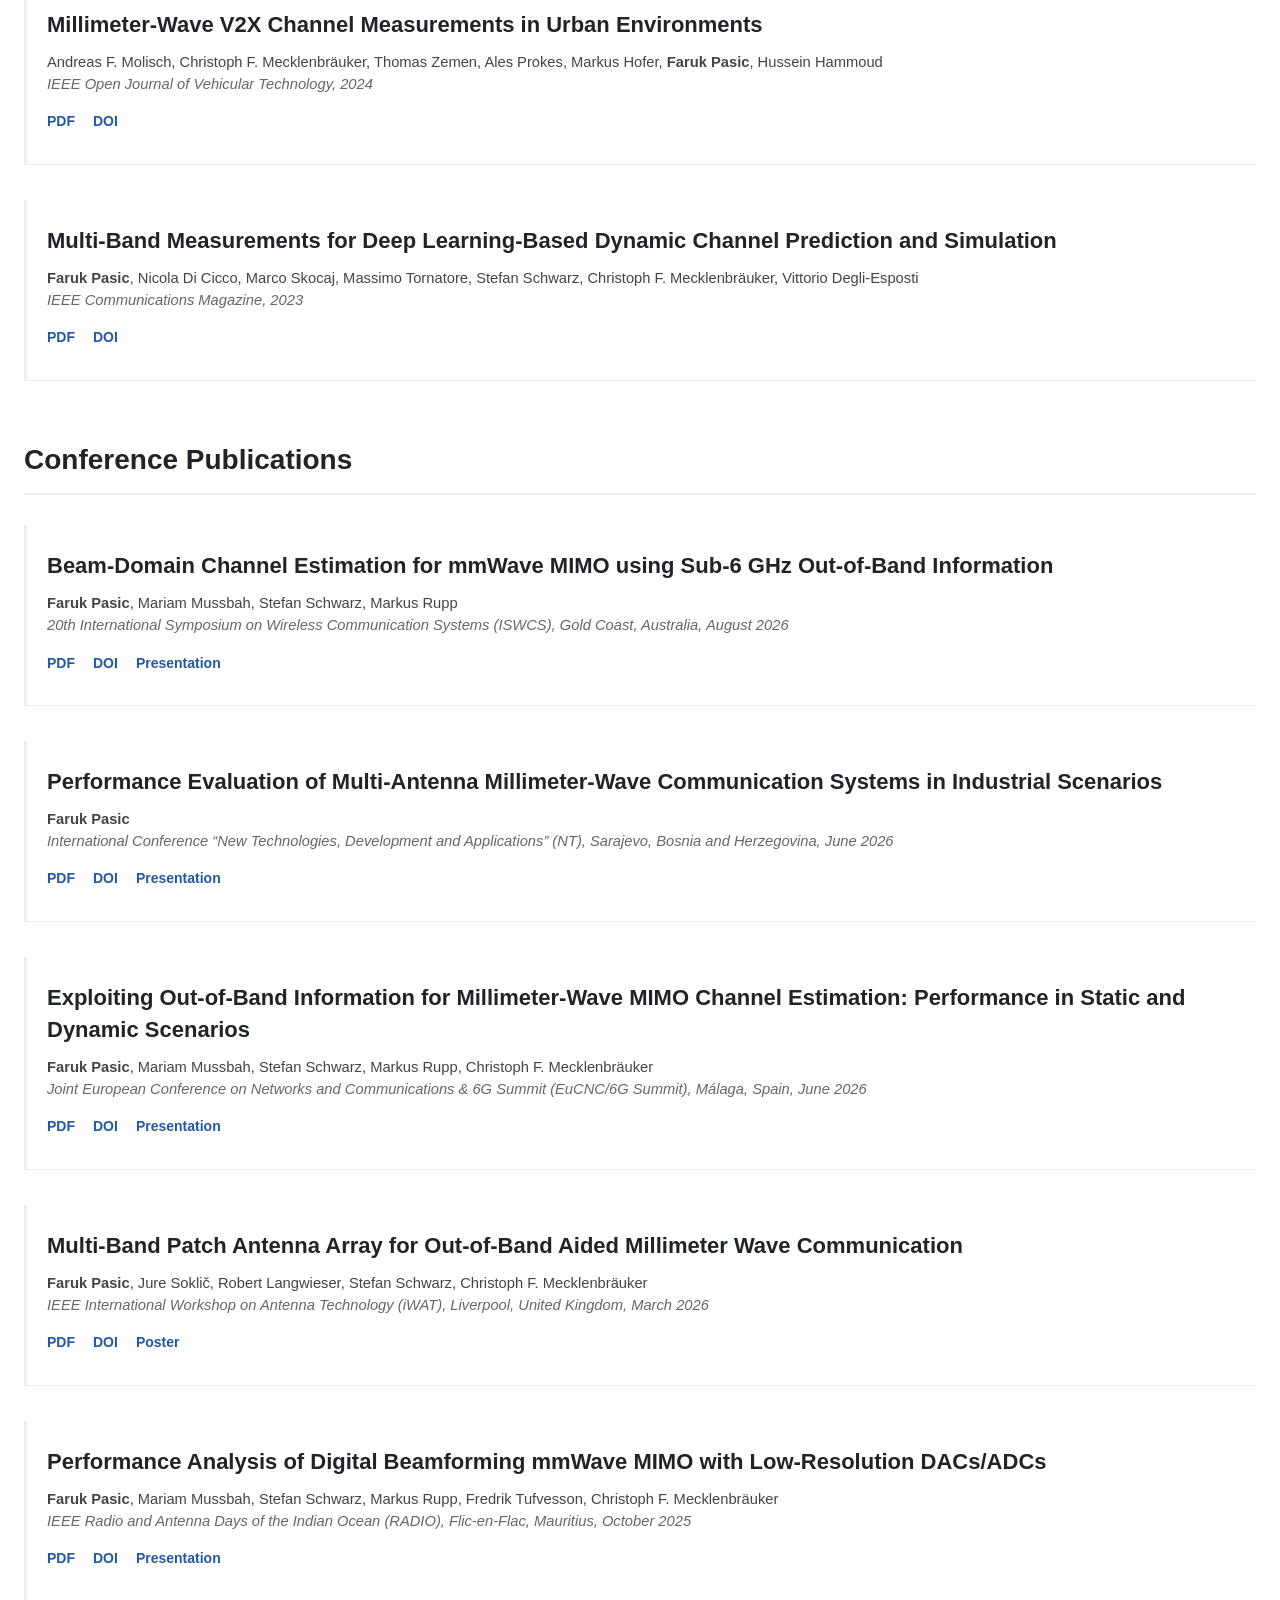
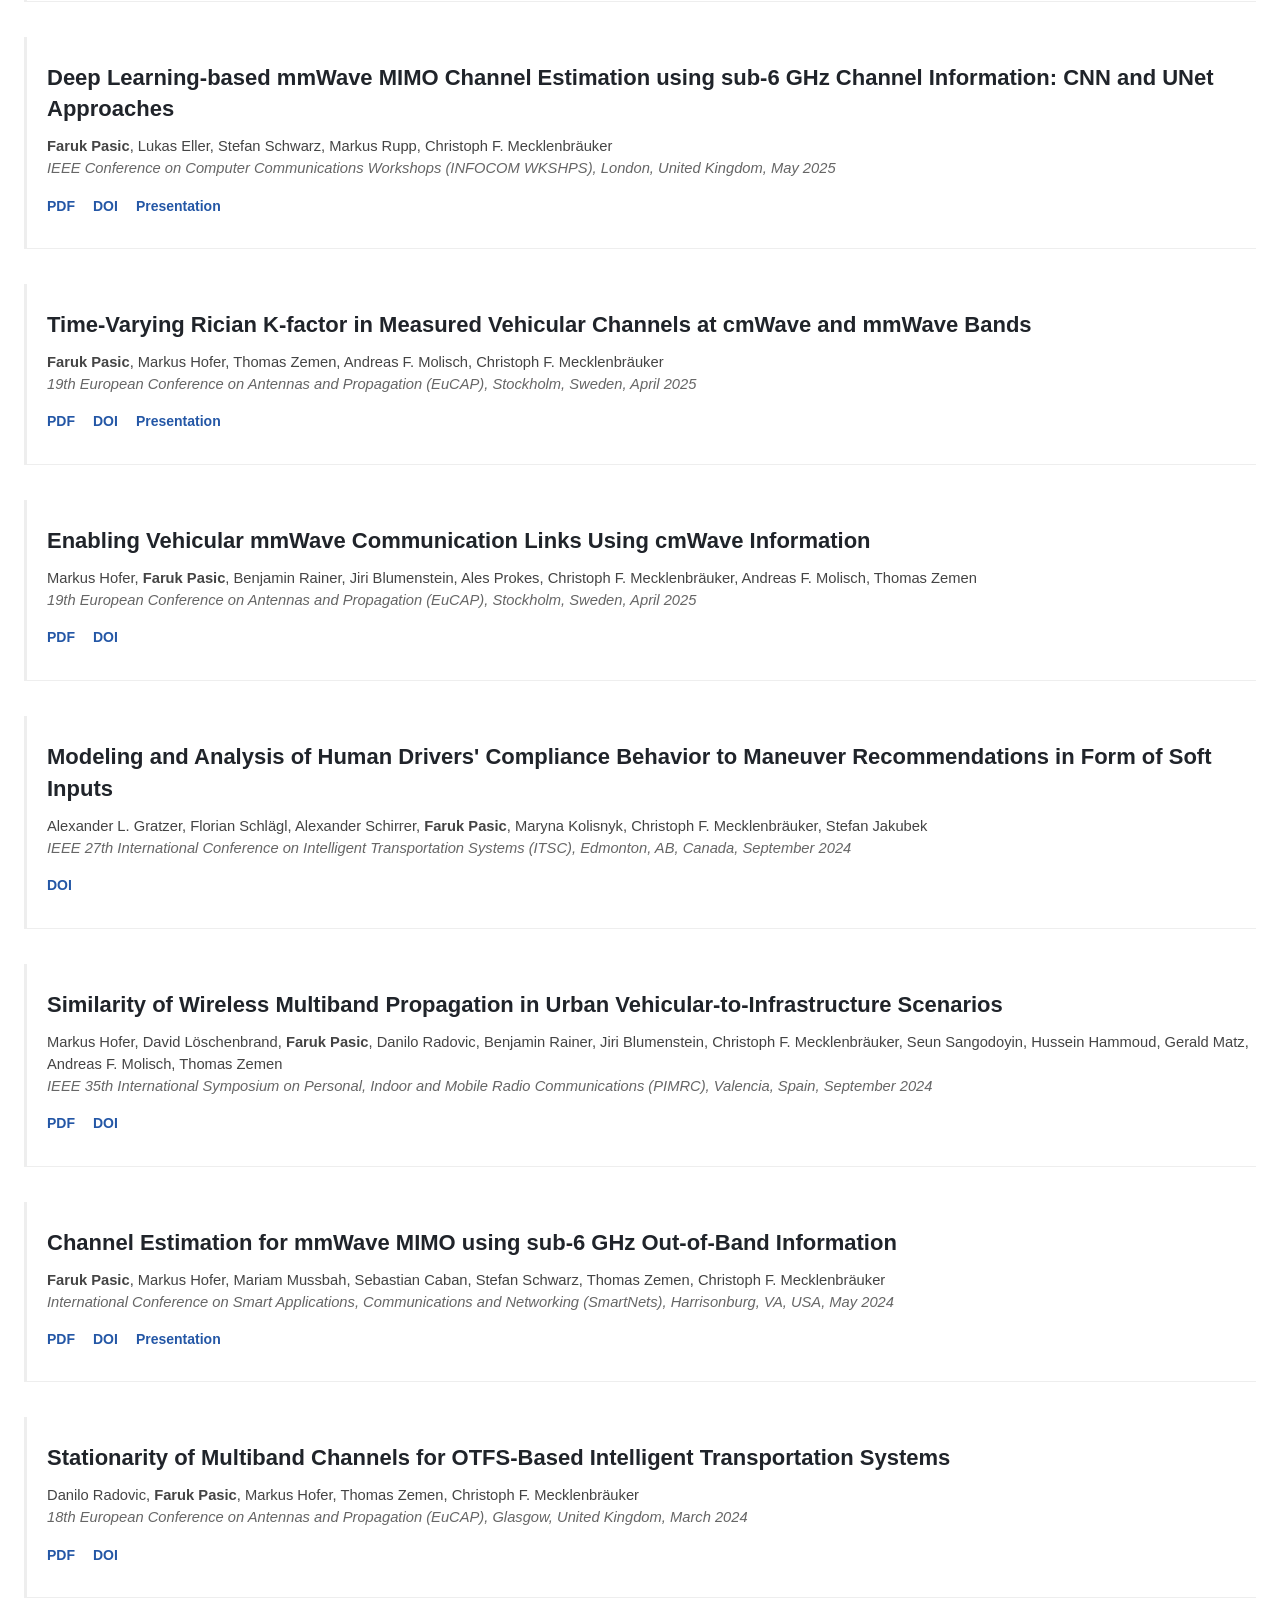
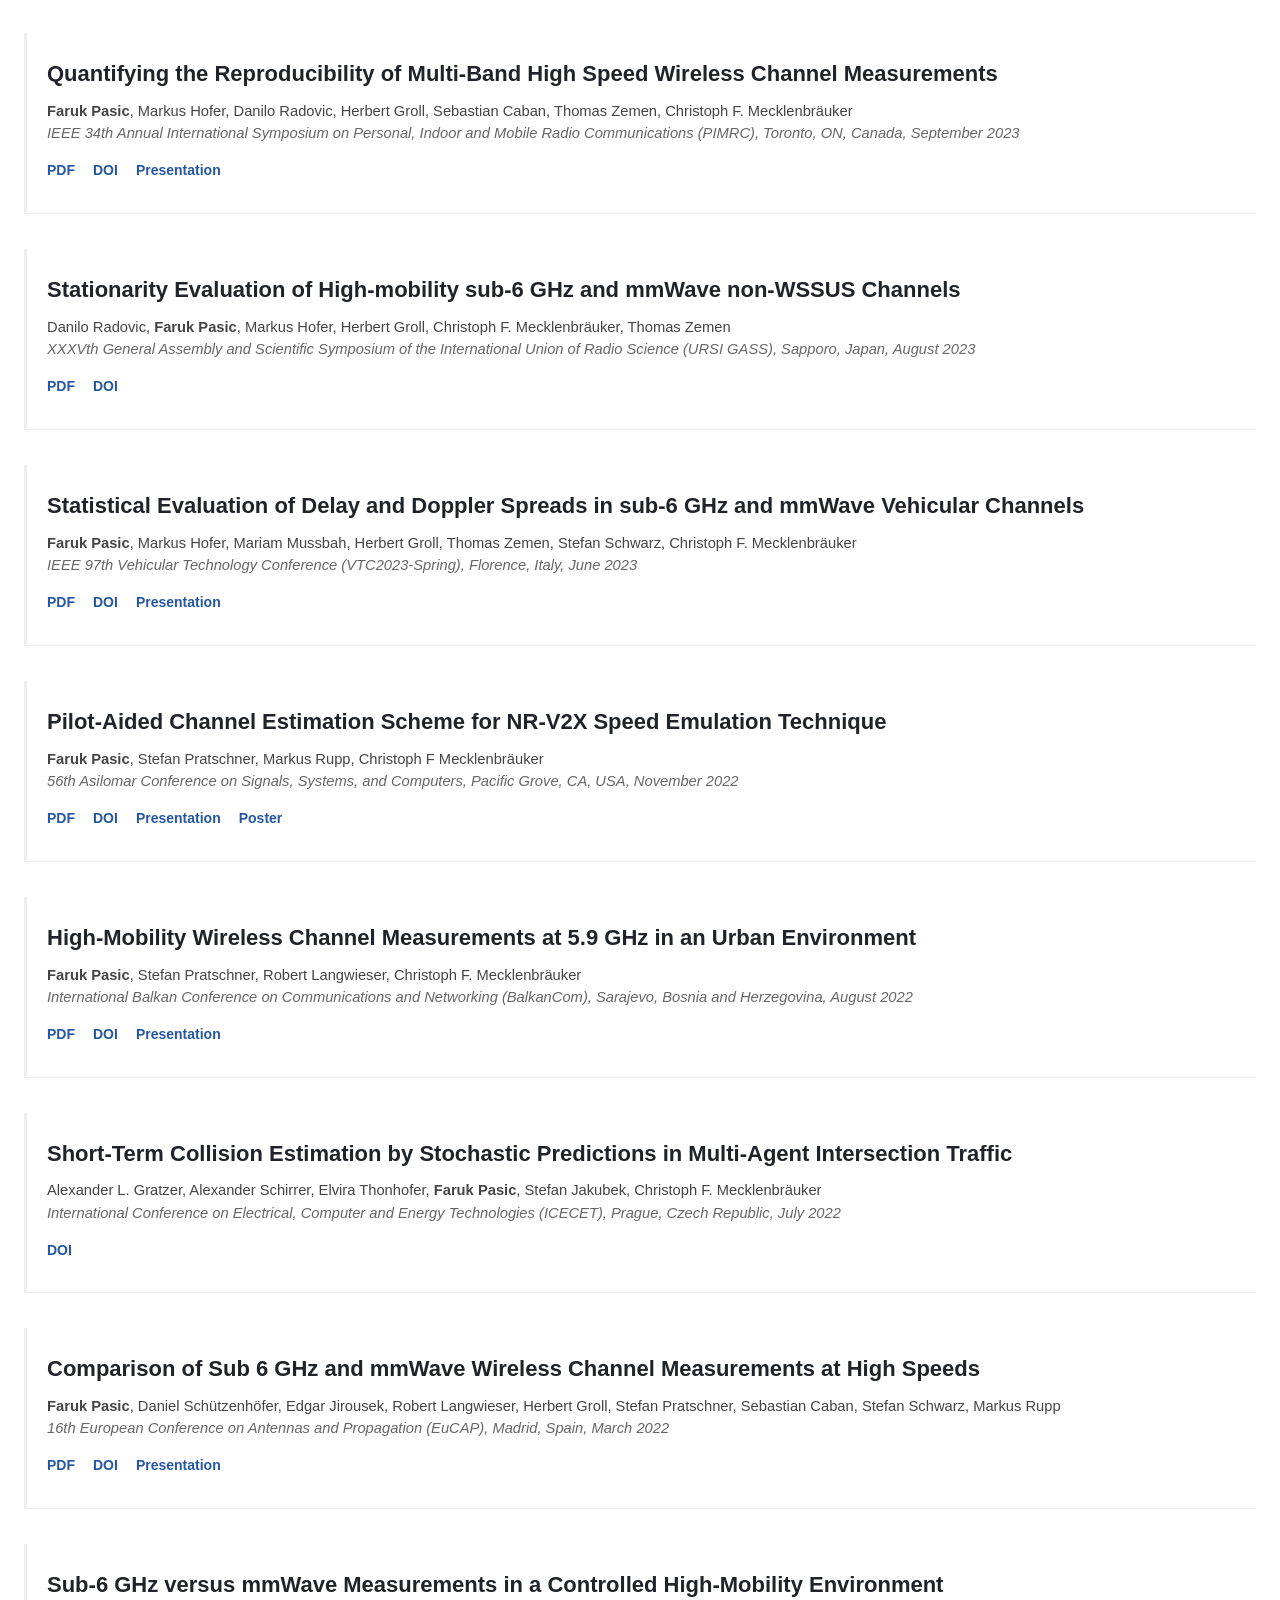
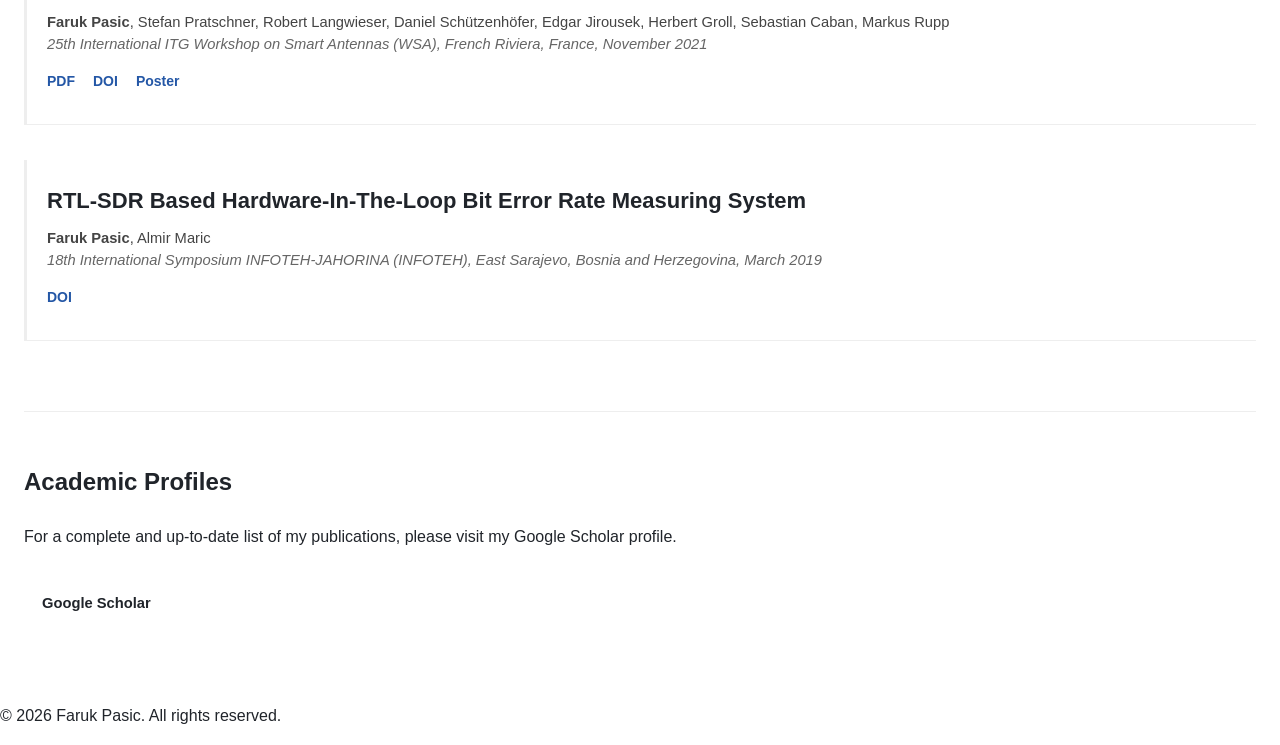
<file: publications.html>
<!DOCTYPE html>
<html lang="en">
<head>
    <meta charset="UTF-8">
    <meta name="viewport" content="width=device-width, initial-scale=1.0">

    <title>Publications | Faruk Pasic</title>

    <link rel="stylesheet" href="style.css">
</head>

<body>

    <!-- ================= HEADER ================= -->
    
    <header class="site-header">
        <div class="container nav-container">
    
            <a href="index.html" class="site-name">
                Home
            </a>
    
            <nav class="navigation">
                <a href="about.html">About</a>
                <a href="index.html#research">Research</a>
                <a href="index.html#publications">Publications</a>
                <a href="index.html#contact">Contact</a>
                <a href="files/Faruk_Pasic_CV.pdf" class="nav-cv">
                    CV
                </a>
            </nav>
    
        </div>
    </header>


    <!-- Main Content -->
    <main class="page-container">

        <h1>Publications</h1>

        <p class="page-intro">
            Selected publications in wireless communications, MIMO systems,
            millimeter-wave communications, channel measurements, and
            machine learning.
        </p>


        <!-- Journal Publications -->
        <section class="publication-section">

            <h2>Journal Publications</h2>

            <div class="publication">

                <h3>
                   Double-directional V2V channel measurement using ReRoMA at 60 GHz
                </h3>

                <p class="authors">
                    Hussein Hammoud, Yuning Zhang, Zihang Cheng, Seun Sangodoyin, Markus Hofer, <strong>Faruk Pasic</strong>, Thomas M. Pohl, Radek Závorka, Ales Prokes, Thomas Zemen, 
                    Christoph F. Mecklenbräuker, Andreas F. Molisch
                </p>

                <p class="venue">
                    IEEE Transactions on Vehicular Technology, 2025
                </p>

                <div class="publication-links">
                    <a href="papers/2025_TVT_Hammoud_Paper.pdf" target="_blank">PDF</a>
                    <a href="https://doi.org/10.1109/TVT.2025.3592084" target="_blank">DOI</a>
                </div>

            </div>  
            
            <div class="publication">

                <h3>
                    From Sub-6 GHz to Millimeter-Wave: Dynamic Indoor Measurements, Channel Characteristics and Performance Evaluation
                </h3>

                <p class="authors">
                    <strong>Faruk Pasic</strong>, Mariam Mussbah, Markus Hofer, Sebastian Caban, Stefan Schwarz, Thomas Zemen, Markus Rupp, Christoph F. Mecklenbräuker
                </p>

                <p class="venue">
                    IEEE Open Journal of the Communications Society, 2025
                </p>

                <div class="publication-links">
                    <a href="papers/2025_OJCOMS_Pasic_Paper.pdf" target="_blank">PDF</a>
                    <a href="https://doi.org/10.1109/OJCOMS.2025.3613504" target="_blank">DOI</a>
                </div>

            </div>            

            <div class="publication">

                <h3>
                   Millimeter Wave MIMO Channel Estimation Using Sub-6 GHz Out-of-Band Information
                </h3>

                <p class="authors">
                    <strong>Faruk Pasic</strong>, Markus Hofer, Mariam Mussbah, Seun Sangodoyin, Sebastian Caban, Stefan Schwarz, Thomas Zemen, Markus Rupp, Andreas F. Molisch, Christoph F. Mecklenbräuker
                </p>

                <p class="venue">
                    IEEE Transactions on Communications, 2025
                </p>

                <div class="publication-links">
                    <a href="papers/2024_TCOM_Pasic_Paper.pdf" target="_blank">PDF</a>
                    <a href="https://doi.org/10.1109/TCOMM.2025.3588591" target="_blank">DOI</a>
                </div>

            </div>  

            <div class="publication">

                <h3>
                   MIMO-Kanalschätzung für mmWave basierend auf Deep Learning mit Außerbandinformation
                </h3>

                <p class="authors">
                    <strong>Faruk Pasic</strong>, Philipp Svoboda, Christoph F. Mecklenbräuker
                </p>

                <p class="venue">
                    e+i Elektrotechnik und Informationstechnik, 2025
                </p>

                <div class="publication-links">
                    <a href="papers/2025_E_I_Journal_Pasic_Paper.pdf" target="_blank">PDF</a>
                    <a href="https://doi.org/10.1007/s00502-025-01325-1" target="_blank">DOI</a>
                </div>

            </div>  
            
            <div class="publication">

                <h3>
                   A Novel Low-Cost Channel Sounder for Double-Directionally Resolved Measurements in the mmWave Band
                </h3>

                <p class="authors">
                    Hussein Hammoud, Yuning Zhang, Zihang Cheng, Seun Sangodoyin, Markus Hofer, <strong>Faruk Pasic</strong>, Thomas M. Pohl, Radek Závorka, Ales Prokes, Thomas Zemen, 
                    Christoph F. Mecklenbräuker, Andreas F. Molisch
                </p>

                <p class="venue">
                    IEEE Transactions on Wireless Communications, 2024
                </p>

                <div class="publication-links">
                    <a href="papers/2024_TWC_Hammoud_Paper.pdf" target="_blank">PDF</a>
                    <a href="https://doi.org/10.1109/TWC.2024.3492184" target="_blank">DOI</a>
                </div>

            </div>

            <div class="publication">

                <h3>
                   Millimeter-Wave V2X Channel Measurements in Urban Environments
                </h3>

                <p class="authors">
                    Andreas F. Molisch, Christoph F. Mecklenbräuker, Thomas Zemen, Ales Prokes, Markus Hofer, <strong>Faruk Pasic</strong>, Hussein Hammoud
                </p>

                <p class="venue">
                    IEEE Open Journal of Vehicular Technology, 2024
                </p>

                <div class="publication-links">
                    <a href="papers/2024_OJVT_Molisch_Paper.pdf" target="_blank">PDF</a>
                    <a href="https://doi.org/10.1109/OJVT.2024.3521637" target="_blank">DOI</a>
                </div>

            </div>

            <div class="publication">

                <h3>
                   Multi-Band Measurements for Deep Learning-Based Dynamic Channel Prediction and Simulation
                </h3>

                <p class="authors">
                    <strong>Faruk Pasic</strong>, Nicola Di Cicco, Marco Skocaj, Massimo Tornatore, Stefan Schwarz, Christoph F. Mecklenbräuker, Vittorio Degli-Esposti
                </p>

                <p class="venue">
                    IEEE Communications Magazine, 2023
                </p>

                <div class="publication-links">
                    <a href="papers/2023_COMMAG_Pasic_Paper.pdf" target="_blank">PDF</a>
                    <a href="https://doi.org/10.1109/MCOM.003.2200718" target="_blank">DOI</a>
                </div>

            </div>            
            
        </section>


        <!-- Conference Publications -->
        <section class="publication-section">

            <h2>Conference Publications</h2>

            <div class="publication">

                <h3>
                    Beam-Domain Channel Estimation for mmWave MIMO using Sub-6 GHz Out-of-Band Information
                </h3>

                <p class="authors">
                    <strong>Faruk Pasic</strong>, Mariam Mussbah, Stefan Schwarz, Markus Rupp
                </p>

                <p class="venue">
                    20th International Symposium on Wireless Communication Systems (ISWCS), 
                    Gold Coast, Australia, August 2026
                </p>

                <div class="publication-links">
                    <a href="papers/2026_ISWCS_Pasic_Paper.pdf" target="_blank">PDF</a>
                    <a href="https://arxiv.org/abs/2607.24227" target="_blank">DOI</a>
                    <a href="presentations/2026_ISWCS_Pasic_Presentation.pdf" target="_blank">Presentation</a>
                </div>

            </div>

            <div class="publication">

                <h3>
                    Performance Evaluation of Multi-Antenna Millimeter-Wave Communication Systems in Industrial Scenarios
                </h3>

                <p class="authors">
                    <strong>Faruk Pasic</strong>
                </p>

                <p class="venue">
                    International Conference “New Technologies, Development and Applications” (NT), 
                    Sarajevo, Bosnia and Herzegovina, June 2026
                </p>

                <div class="publication-links">
                    <a href="papers/2026_NT_Pasic_Paper.pdf" target="_blank">PDF</a>
                    <a href="https://doi.org/10.1007/978-3-032-30110-9_27" target="_blank">DOI</a>
                    <a href="presentations/2026_NT_Pasic_Presentation.pdf" target="_blank">Presentation</a>                    
                </div>

            </div>  
            
            <div class="publication">

                <h3>
                    Exploiting Out-of-Band Information for Millimeter-Wave MIMO Channel Estimation: Performance in Static and Dynamic Scenarios
                </h3>

                <p class="authors">
                    <strong>Faruk Pasic</strong>, Mariam Mussbah, Stefan Schwarz, Markus Rupp, Christoph F. Mecklenbräuker
                </p>

                <p class="venue">
                    Joint European Conference on Networks and Communications & 6G Summit (EuCNC/6G Summit), 
                    Málaga, Spain, June 2026
                </p>

                <div class="publication-links">
                    <a href="papers/2026_EuCNC_Pasic_Paper.pdf" target="_blank">PDF</a>
                    <a href="https://doi.org/10.1109/EuCNC/6GSummit68295.2026.11577278" target="_blank">DOI</a>
                    <a href="presentations/2026_EUCNC_Pasic_Presentation.pdf" target="_blank">Presentation</a>
                </div>

            </div>            

            <div class="publication">

                <h3>
                    Multi-Band Patch Antenna Array for Out-of-Band Aided Millimeter Wave Communication
                </h3>

                <p class="authors">
                    <strong>Faruk Pasic</strong>, Jure Soklič, Robert Langwieser, Stefan Schwarz, Christoph F. Mecklenbräuker
                </p>

                <p class="venue">
                    IEEE International Workshop on Antenna Technology (iWAT), 
                    Liverpool, United Kingdom, March 2026
                </p>

                <div class="publication-links">
                    <a href="papers/2026_iWAT_Pasic_Paper.pdf" target="_blank">PDF</a>
                    <a href="https://doi.org/10.1109/iWAT66946.2026.11501871" target="_blank">DOI</a>
                    <a href="presentations/2026_iWAT_Pasic_Poster.pdf" target="_blank">Poster</a>
                </div>

            </div>       

            <div class="publication">

                <h3>
                    Performance Analysis of Digital Beamforming mmWave MIMO with Low-Resolution DACs/ADCs
                </h3>

                <p class="authors">
                    <strong>Faruk Pasic</strong>, Mariam Mussbah, Stefan Schwarz, Markus Rupp, Fredrik Tufvesson, Christoph F. Mecklenbräuker
                </p>

                <p class="venue">
                    IEEE Radio and Antenna Days of the Indian Ocean (RADIO), 
                    Flic-en-Flac, Mauritius, October 2025
                </p>

                <div class="publication-links">
                    <a href="papers/2025_RADIO_Pasic_Paper.pdf" target="_blank">PDF</a>
                    <a href="https://doi.org/10.1109/RADIO65825.2025.11296360" target="_blank">DOI</a>
                    <a href="presentations/2025_RADIO_Pasic_Presentation.pdf" target="_blank">Presentation</a>
                </div>

            </div>  

            <div class="publication">

                <h3>
                    Deep Learning-based mmWave MIMO Channel Estimation using sub-6 GHz Channel Information: CNN and UNet Approaches
                </h3>

                <p class="authors">
                    <strong>Faruk Pasic</strong>, Lukas Eller, Stefan Schwarz, Markus Rupp, Christoph F. Mecklenbräuker
                </p>

                <p class="venue"> 
                    IEEE Conference on Computer Communications Workshops (INFOCOM WKSHPS), 
                    London, United Kingdom, May 2025
                </p>

                <div class="publication-links">
                    <a href="papers/2025_INFOCOM_WKPS_Pasic_Paper.pdf" target="_blank">PDF</a>
                    <a href="https://doi.org/10.1109/INFOCOMWKSHPS65812.2025.11152870" target="_blank">DOI</a>
                    <a href="presentations/2025_INFOCOM_WKPS_Pasic_Presentation.pdf" target="_blank">Presentation</a>
                </div>

            </div>  

            <div class="publication">

                <h3>
                    Time-Varying Rician K-factor in Measured Vehicular Channels at cmWave and mmWave Bands
                </h3>

                <p class="authors">
                    <strong>Faruk Pasic</strong>, Markus Hofer, Thomas Zemen, Andreas F. Molisch, Christoph F. Mecklenbräuker
                </p>

                <p class="venue"> 
                    19th European Conference on Antennas and Propagation (EuCAP), 
                    Stockholm, Sweden, April 2025
                </p>

                <div class="publication-links">
                    <a href="papers/2025_EuCAP_Pasic_Paper.pdf" target="_blank">PDF</a>
                    <a href="https://doi.org/10.23919/EuCAP63536.2025.10999960" target="_blank">DOI</a>
                    <a href="presentations/2025_EuCAP_Pasic_Presentation.pdf" target="_blank">Presentation</a>                    
                </div>

            </div>

            <div class="publication">

                <h3>
                    Enabling Vehicular mmWave Communication Links Using cmWave Information
                </h3>

                <p class="authors">
                    Markus Hofer, <strong>Faruk Pasic</strong>, Benjamin Rainer, Jiri Blumenstein, Ales Prokes, Christoph F. Mecklenbräuker, Andreas F. Molisch, Thomas Zemen
                </p>

                <p class="venue"> 
                    19th European Conference on Antennas and Propagation (EuCAP), 
                    Stockholm, Sweden, April 2025
                </p>

                <div class="publication-links">
                    <a href="papers/2025_EuCAP_Hofer_Paper.pdf" target="_blank">PDF</a>
                    <a href="https://doi.org/10.23919/EuCAP63536.2025.11000059" target="_blank">DOI</a>
                </div>

            </div>   

            <div class="publication">

                <h3>
                    Modeling and Analysis of Human Drivers' Compliance Behavior to Maneuver Recommendations in Form of Soft Inputs
                </h3>

                <p class="authors">
                    Alexander L. Gratzer, Florian Schlägl, Alexander Schirrer, <strong>Faruk Pasic</strong>, Maryna Kolisnyk, Christoph F. Mecklenbräuker, Stefan Jakubek
                </p>

                <p class="venue"> 
                    IEEE 27th International Conference on Intelligent Transportation Systems (ITSC), 
                    Edmonton, AB, Canada, September 2024
                </p>

                <div class="publication-links">
                    <a href="https://doi.org/10.1109/ITSC58415.2024.10919515" target="_blank">DOI</a>
                </div>

            </div>    
            
            <div class="publication">

                <h3>
                    Similarity of Wireless Multiband Propagation in Urban Vehicular-to-Infrastructure Scenarios
                </h3>

                <p class="authors">
                    Markus Hofer, David Löschenbrand, <strong>Faruk Pasic</strong>, Danilo Radovic, Benjamin Rainer, Jiri Blumenstein, Christoph F. Mecklenbräuker, 
                    Seun Sangodoyin, Hussein Hammoud, Gerald Matz, Andreas F. Molisch, Thomas Zemen
                </p>

                <p class="venue"> 
                    IEEE 35th International Symposium on Personal, Indoor and Mobile Radio Communications (PIMRC),
                    Valencia, Spain, September 2024
                </p>

                <div class="publication-links">
                    <a href="papers/2024_PIMRC_Hofer_Paper.pdf" target="_blank">PDF</a>
                    <a href="https://doi.org/10.1109/PIMRC59610.2024.10817364" target="_blank">DOI</a>
                </div>

            </div>  

            <div class="publication">

                <h3>
                    Channel Estimation for mmWave MIMO using sub-6 GHz Out-of-Band Information
                </h3>

                <p class="authors">
                    <strong>Faruk Pasic</strong>, Markus Hofer, Mariam Mussbah, Sebastian Caban, Stefan Schwarz, Thomas Zemen, Christoph F. Mecklenbräuker
                </p>

                <p class="venue"> 
                    International Conference on Smart Applications, Communications and Networking (SmartNets),
                    Harrisonburg, VA, USA, May 2024
                </p>

                <div class="publication-links">
                    <a href="papers/2024_SmartNets_Pasic_Paper.pdf" target="_blank">PDF</a>
                    <a href="https://doi.org/10.1109/SmartNets61466.2024.10577648" target="_blank">DOI</a>
                    <a href="presentations/2024_SmartNets_Pasic_Presentation.pdf" target="_blank">Presentation</a>                                        
                </div>

            </div>              

            <div class="publication">

                <h3>
                    Stationarity of Multiband Channels for OTFS-Based Intelligent Transportation Systems
                </h3>

                <p class="authors">
                    Danilo Radovic, <strong>Faruk Pasic</strong>, Markus Hofer, Thomas Zemen, Christoph F. Mecklenbräuker
                </p>

                <p class="venue"> 
                    18th European Conference on Antennas and Propagation (EuCAP),
                    Glasgow, United Kingdom, March 2024
                </p>

                <div class="publication-links">
                    <a href="papers/2024_EuCAP_Radovic_Paper.pdf" target="_blank">PDF</a>
                    <a href="https://doi.org/10.23919/EuCAP60739.2024.10501497" target="_blank">DOI</a>
                </div>

            </div>  

            <div class="publication">

                <h3>
                    Quantifying the Reproducibility of Multi-Band High Speed Wireless Channel Measurements
                </h3>

                <p class="authors">
                    <strong>Faruk Pasic</strong>, Markus Hofer, Danilo Radovic, Herbert Groll, Sebastian Caban, Thomas Zemen, Christoph F. Mecklenbräuker
                </p>

                <p class="venue"> 
                    IEEE 34th Annual International Symposium on Personal, Indoor and Mobile Radio Communications (PIMRC),
                    Toronto, ON, Canada, September 2023
                </p>

                <div class="publication-links">
                    <a href="papers/2023_PIMRC_Pasic_Paper.pdf" target="_blank">PDF</a>
                    <a href="https://doi.org/10.1109/PIMRC56721.2023.10293986" target="_blank">DOI</a>
                    <a href="presentations/2023_PIMRC_Pasic_Presentation.pdf" target="_blank">Presentation</a>                                                            
                </div>

            </div>  
            
            <div class="publication">

                <h3>
                    Stationarity Evaluation of High-mobility sub-6 GHz and mmWave non-WSSUS Channels
                </h3>

                <p class="authors">
                    Danilo Radovic, <strong>Faruk Pasic</strong>, Markus Hofer, Herbert Groll, Christoph F. Mecklenbräuker, Thomas Zemen
                </p>

                <p class="venue"> 
                    XXXVth General Assembly and Scientific Symposium of the International Union of Radio Science (URSI GASS),
                    Sapporo, Japan, August 2023
                </p>

                <div class="publication-links">
                    <a href="papers/2023_URSIGASS_Radovic_Paper.pdf" target="_blank">PDF</a>
                    <a href="https://doi.org/10.23919/URSIGASS57860.2023.10265539" target="_blank">DOI</a>
                </div>

            </div>  

            <div class="publication">

                <h3>
                    Statistical Evaluation of Delay and Doppler Spreads in sub-6 GHz and mmWave Vehicular Channels
                </h3>

                <p class="authors">
                    <strong>Faruk Pasic</strong>, Markus Hofer, Mariam Mussbah, Herbert Groll, Thomas Zemen, Stefan Schwarz, Christoph F. Mecklenbräuker
                </p>

                <p class="venue"> 
                    IEEE 97th Vehicular Technology Conference (VTC2023-Spring),
                    Florence, Italy, June 2023
                </p>

                <div class="publication-links">
                    <a href="papers/2023_VTC_Spring_Pasic_Paper.pdf" target="_blank">PDF</a>
                    <a href="https://doi.org/10.1109/VTC2023-Spring57618.2023.10199960" target="_blank">DOI</a>
                    <a href="presentations/2023_VTC_Spring_Pasic_Presentation.pdf" target="_blank">Presentation</a>                                                                                
                </div>

            </div> 

            <div class="publication">

                <h3>
                    Pilot-Aided Channel Estimation Scheme for NR-V2X Speed Emulation Technique
                </h3>

                <p class="authors">
                    <strong>Faruk Pasic</strong>, Stefan Pratschner, Markus Rupp, Christoph F Mecklenbräuker
                </p>

                <p class="venue"> 
                    56th Asilomar Conference on Signals, Systems, and Computers,
                    Pacific Grove, CA, USA, November 2022
                </p>

                <div class="publication-links">
                    <a href="papers/2022_Asilomar_Pasic_Paper.pdf" target="_blank">PDF</a>
                    <a href="https://doi.org/10.1109/IEEECONF56349.2022.10052068" target="_blank">DOI</a>
                    <a href="presentations/2022_Asilomar_Pasic_Presentation.pdf" target="_blank">Presentation</a>                                                                                
                    <a href="presentations/2022_Asilomar_Pasic_Poster.pdf" target="_blank">Poster</a>                                                                                                    
                </div>

            </div>              

            <div class="publication">

                <h3>
                    High-Mobility Wireless Channel Measurements at 5.9 GHz in an Urban Environment
                </h3>

                <p class="authors">
                    <strong>Faruk Pasic</strong>, Stefan Pratschner, Robert Langwieser, Christoph F. Mecklenbräuker
                </p>

                <p class="venue"> 
                    International Balkan Conference on Communications and Networking (BalkanCom),
                    Sarajevo, Bosnia and Herzegovina, August 2022
                </p>

                <div class="publication-links">
                    <a href="papers/2022_Balkancom_Pasic_Paper.pdf" target="_blank">PDF</a>
                    <a href="https://doi.org/10.1109/BalkanCom55633.2022.9900633" target="_blank">DOI</a>
                    <a href="presentations/2022_Balkancom_Pasic_Presentation.pdf" target="_blank">Presentation</a>                                                                                                    
                </div>

            </div>  

            <div class="publication">

                <h3>
                    Short-Term Collision Estimation by Stochastic Predictions in Multi-Agent Intersection Traffic
                </h3>

                <p class="authors">
                    Alexander L. Gratzer, Alexander Schirrer, Elvira Thonhofer, <strong>Faruk Pasic</strong>, Stefan Jakubek, Christoph F. Mecklenbräuker
                </p>

                <p class="venue"> 
                    International Conference on Electrical, Computer and Energy Technologies (ICECET),
                    Prague, Czech Republic, July 2022
                </p>

                <div class="publication-links">
                    <a href="https://doi.org/10.1109/ICECET55527.2022.9872913" target="_blank">DOI</a>
                </div>

            </div>  

            <div class="publication">

                <h3>
                    Comparison of Sub 6 GHz and mmWave Wireless Channel Measurements at High Speeds
                </h3>

                <p class="authors">
                    <strong>Faruk Pasic</strong>, Daniel Schützenhöfer, Edgar Jirousek, Robert Langwieser, Herbert Groll, Stefan Pratschner, Sebastian Caban, Stefan Schwarz, Markus Rupp
                </p>

                <p class="venue"> 
                    16th European Conference on Antennas and Propagation (EuCAP),
                    Madrid, Spain, March 2022
                </p>

                <div class="publication-links">
                    <a href="papers/2022_EuCAP_Pasic_Paper.pdf" target="_blank">PDF</a>
                    <a href="https://doi.org/10.23919/EuCAP53622.2022.9769375" target="_blank">DOI</a>
                    <a href="presentations/2022_EuCAP_Pasic_Presentation.pdf" target="_blank">Presentation</a>                                                                                                    
                </div>

            </div>  
            
            <div class="publication">

                <h3>
                    Sub-6 GHz versus mmWave Measurements in a Controlled High-Mobility Environment
                </h3>

                <p class="authors">
                    <strong>Faruk Pasic</strong>, Stefan Pratschner, Robert Langwieser, Daniel Schützenhöfer, Edgar Jirousek, Herbert Groll, Sebastian Caban, Markus Rupp
                </p>

                <p class="venue"> 
                    25th International ITG Workshop on Smart Antennas (WSA),
                    French Riviera, France, November 2021
                </p>

                <div class="publication-links">
                    <a href="papers/2021_WSA_Pasic_Paper.pdf" target="_blank">PDF</a>
                    <a href="https://ieeexplore.ieee.org/abstract/document/9739087" target="_blank">DOI</a>
                    <a href="presentations/2021_WSA_Pasic_Poster.pdf" target="_blank">Poster</a>                                                                                                    
                </div>

            </div>  

            <div class="publication">

                <h3>
                    RTL-SDR Based Hardware-In-The-Loop Bit Error Rate Measuring System
                </h3>

                <p class="authors">
                    <strong>Faruk Pasic</strong>, Almir Maric
                </p>

                <p class="venue"> 
                    18th International Symposium INFOTEH-JAHORINA (INFOTEH),
                    East Sarajevo, Bosnia and Herzegovina, March 2019
                </p>

                <div class="publication-links">
                    <a href="https://ieeexplore.ieee.org/abstract/document/8717753" target="_blank">DOI</a>
                </div>

            </div>  
            
        </section>

        <!-- Google Scholar -->
        <section class="scholar-section">

            <h2>Academic Profiles</h2>

            <p>
                For a complete and up-to-date list of my publications,
                please visit my Google Scholar profile.
            </p>

            <a
                href="https://scholar.google.com/citations?user=nMBFsC8AAAAJ&hl=en"
                class="button"
                target="_blank">
                Google Scholar
            </a>

        </section>

    </main>


    <!-- Footer -->
    <footer>
        <p>
            © 2026 Faruk Pasic. All rights reserved.
        </p>
    </footer>

</body>
</html>
</file>
<file: style.css>
/* =========================================
   Faruk Pasic
   Personal Academic Website
   ========================================= */


/* ---------- GLOBAL ---------- */

:root {
    --text: #20242a;
    --muted: #68717c;
    --background: #ffffff;
    --background-alt: #f5f6f7;
    --dark: #171a1f;
    --border: #e2e5e8;
    --accent: #2457a6;

    --max-width: 1120px;
}


* {
    box-sizing: border-box;
}


html {
    scroll-behavior: smooth;
}


body {
    margin: 0;

    font-family:
        -apple-system,
        BlinkMacSystemFont,
        "Segoe UI",
        Roboto,
        Helvetica,
        Arial,
        sans-serif;

    color: var(--text);
    background: var(--background);

    line-height: 1.7;
}


a {
    color: inherit;
    text-decoration: none;
}


.container {
    width: min(
        var(--max-width),
        calc(100% - 48px)
    );

    margin: 0 auto;
}


.narrow {
    max-width: 820px;
    margin-left: auto;
    margin-right: auto;
}


/* ---------- HEADER ---------- */

.site-header {
    position: sticky;
    top: 0;
    z-index: 100;

    background: rgba(255, 255, 255, 0.96);

    border-bottom:
        1px solid var(--border);

    backdrop-filter: blur(10px);
}


.nav-container {
    min-height: 72px;

    display: flex;
    align-items: center;
    justify-content: space-between;

    gap: 30px;
}


.site-name {
    font-size: 1.15rem;
    font-weight: 700;

    letter-spacing: -0.02em;
}


.navigation {
    display: flex;
    align-items: center;

    gap: 26px;

    font-size: 0.92rem;
}


.navigation a {
    color: var(--muted);

    transition:
        color 0.2s ease;
}


.navigation a:hover {
    color: var(--text);
}


.navigation .nav-cv {
    padding: 7px 15px;

    border:
        1px solid var(--text);

    color: var(--text);

    border-radius: 4px;
}


/* ---------- HERO ---------- */

.hero {
    padding: 110px 0 120px;
}


.hero-grid {
    display: grid;

    grid-template-columns:
        minmax(0, 1fr)
        280px;

    gap: 90px;

    align-items: center;
}


.eyebrow,
.section-label {
    margin: 0 0 14px;

    font-size: 0.78rem;

    font-weight: 700;

    letter-spacing: 0.14em;

    text-transform: uppercase;

    color: var(--accent);
}


.hero h1 {
    margin: 0;

    font-size:
        clamp(3.5rem, 7vw, 5.8rem);

    line-height: 0.98;

    letter-spacing: -0.055em;
}


.hero-subtitle {
    margin: 28px 0 0;

    font-size: 1.3rem;

    line-height: 1.5;
}


.hero-description {
    max-width: 680px;

    margin: 24px 0 0;

    color: var(--muted);

    font-size: 1.05rem;
}


.hero-links {
    display: flex;

    gap: 12px;

    margin-top: 34px;
}


.button {
    display: inline-block;

    padding: 11px 20px;

    border-radius: 4px;

    font-size: 0.92rem;

    font-weight: 600;

    transition:
        transform 0.2s ease,
        background 0.2s ease;
}


.button:hover {
    transform: translateY(-1px);
}


.button-primary {
    color: white;

    background: var(--text);
}


.button-secondary {
    border:
        1px solid var(--border);
}


/* ---------- PROFILE ---------- */

.profile-placeholder {
    display: flex;

    justify-content: center;
}


.profile-circle {
    width: 240px;
    height: 240px;

    display: flex;

    align-items: center;
    justify-content: center;

    border-radius: 50%;

    background: var(--background-alt);

    border:
        1px solid var(--border);

    color: var(--muted);

    font-size: 3rem;

    font-weight: 600;
}


.profile-placeholder img {
    width: 240px;
    height: 240px;

    object-fit: cover;

    border-radius: 50%;
}


/* ---------- SECTIONS ---------- */

.section {
    padding: 100px 0;
}


.section-alt {
    background: var(--background-alt);
}


.section h2 {
    margin: 0 0 34px;

    font-size:
        clamp(2rem, 4vw, 3rem);

    line-height: 1.1;

    letter-spacing: -0.035em;
}


.section p {
    color: var(--muted);
}


/* ---------- RESEARCH ---------- */

.research-grid {
    display: grid;

    grid-template-columns:
        repeat(2, 1fr);

    gap: 1px;

    background: var(--border);

    border:
        1px solid var(--border);
}


.research-card {
    padding: 34px;

    background: var(--background);

    min-height: 230px;
}


.card-number {
    display: block;

    margin-bottom: 24px;

    color: var(--accent);

    font-size: 0.8rem;

    font-weight: 700;
}


.research-card h3 {
    margin: 0 0 10px;

    font-size: 1.25rem;
}


.research-card p {
    margin: 0;

    font-size: 0.95rem;
}


/* ---------- PUBLICATIONS ---------- */

.publication-list {
    border-top:
        1px solid var(--border);
}


.publication {
    display: grid;

    grid-template-columns: 90px 1fr;

    gap: 30px;

    padding: 30px 0;

    border-bottom:
        1px solid var(--border);
}


.publication-year {
    font-weight: 700;

    color: var(--accent);
}


.publication h3 {
    margin: 0 0 5px;

    font-size: 1.12rem;

    line-height: 1.45;
}


.publication p {
    margin: 0;

    font-size: 0.92rem;
}


.publication-links {
    display: flex;

    gap: 18px;

    margin-top: 10px;

    font-size: 0.88rem;

    font-weight: 600;
}


.publication-links a,
.text-link {
    color: var(--accent);
}


.text-link {
    display: inline-block;

    margin-top: 28px;

    font-weight: 600;
}


/* ---------- CONTACT ---------- */

.section-dark {
    background: var(--dark);

    color: white;
}


.section-dark .section-label {
    color: #9bb7e6;
}


.section-dark h2 {
    margin-bottom: 18px;
}


.section-dark p {
    max-width: 650px;

    color: #b7bec8;
}


.contact-grid {
    display: grid;

    grid-template-columns:
        1fr 280px;

    gap: 80px;
}


.contact-links {
    display: flex;

    flex-direction: column;

    gap: 12px;

    padding-top: 10px;
}


.contact-links a {
    color: white;

    border-bottom:
        1px solid #3b4149;

    padding-bottom: 8px;
}


.contact-links a:hover {
    color: #b9cbea;
}


/* ---------- FOOTER ---------- */

.site-footer {
    background: var(--dark);

    border-top:
        1px solid #30353c;

    color: #858d98;
}


.footer-content {
    display: flex;

    justify-content: space-between;

    padding: 22px 0;

    font-size: 0.82rem;
}


.footer-content p {
    margin: 0;
}


/* ---------- MOBILE ---------- */

@media (max-width: 760px) {

    .container {
        width:
            min(
                var(--max-width),
                calc(100% - 32px)
            );
    }


    .navigation {
        display: none;
    }


    .hero {
        padding: 70px 0 80px;
    }


    .hero-grid {
        grid-template-columns: 1fr;

        gap: 45px;
    }


    .profile-placeholder {
        justify-content: flex-start;
    }


    .profile-circle,
    .profile-placeholder img {
        width: 180px;
        height: 180px;
    }


    .section {
        padding: 75px 0;
    }


    .research-grid {
        grid-template-columns: 1fr;
    }


    .publication {
        grid-template-columns: 1fr;

        gap: 8px;
    }


    .contact-grid {
        grid-template-columns: 1fr;

        gap: 30px;
    }


    .footer-content {
        flex-direction: column;

        gap: 5px;
    }

}

/* =========================================
   PUBLICATIONS PAGE
   ========================================= */

.page-container {
    width: min(1400px, calc(100% - 48px));
    max-width: none;
    margin: 0 auto;
    padding: 60px 0;
}

.page-container h1 {
    font-size: 42px;
    margin-bottom: 15px;
}

.page-intro {
    color: #666;
    font-size: 18px;
    line-height: 1.6;
    margin-bottom: 60px;
}

.publication-section {
    width: 100%;
    margin-bottom: 55px;
}

.publication-section h2 {
    font-size: 28px;
    margin-bottom: 30px;
    padding-bottom: 10px;
    border-bottom: 2px solid #eee;
}

/* -----------------------------------------
   Individual publication
   ----------------------------------------- */

.publication {
    /*
     * IMPORTANT:
     * Override the grid layout from the main page.
     * There is no year column on this page.
     */
    display: block;

    width: 100%;
    max-width: none;

    margin-bottom: 35px;
    padding: 25px 0 30px 20px;

    border-left: 3px solid #eee;
    border-bottom: 1px solid #eee;
}

/* Publication title */

.publication h3 {
    display: block;

    width: 100%;
    max-width: none;

    font-size: 22px;
    line-height: 1.45;

    margin: 0 0 10px 0;
}

/* Authors */

.authors {
    display: block;

    width: 100%;
    max-width: none;

    margin: 5px 0;

    color: #444;

    line-height: 1.5;
}

/* Journal / conference */

.venue {
    display: block;

    width: 100%;
    max-width: none;

    margin: 5px 0 12px;

    color: #666;
    font-style: italic;

    line-height: 1.5;
}

/* Links */

.publication-links {
    display: flex;
    flex-wrap: wrap;
    gap: 18px;

    margin-top: 15px;
}

.publication-links a {
    margin-right: 0;

    font-size: 14px;
    font-weight: 600;
}

/* -----------------------------------------
   Publication content
   ----------------------------------------- */

.publication-content {
    display: block;

    width: 100%;
    max-width: none;
}

/* Make sure nothing inside restricts the title */

.publication-content h3,
.publication-content p {
    width: 100%;
    max-width: none;
}

/* -----------------------------------------
   Google Scholar section
   ----------------------------------------- */

.scholar-section {
    width: 100%;

    margin-top: 70px;
    padding-top: 30px;

    border-top: 1px solid #eee;
}

.button {
    display: inline-block;

    margin-top: 15px;
    padding: 10px 18px;

    border-radius: 5px;

    text-decoration: none;
    font-weight: 600;
}

/* -----------------------------------------
   Mobile
   ----------------------------------------- */

@media (max-width: 768px) {

    .page-container {
        width: calc(100% - 32px);
        padding: 40px 0;
    }

    .page-container h1 {
        font-size: 34px;
    }

    .publication h3 {
        font-size: 20px;
    }

    .publication {
        padding-left: 15px;
    }
}
</file>
